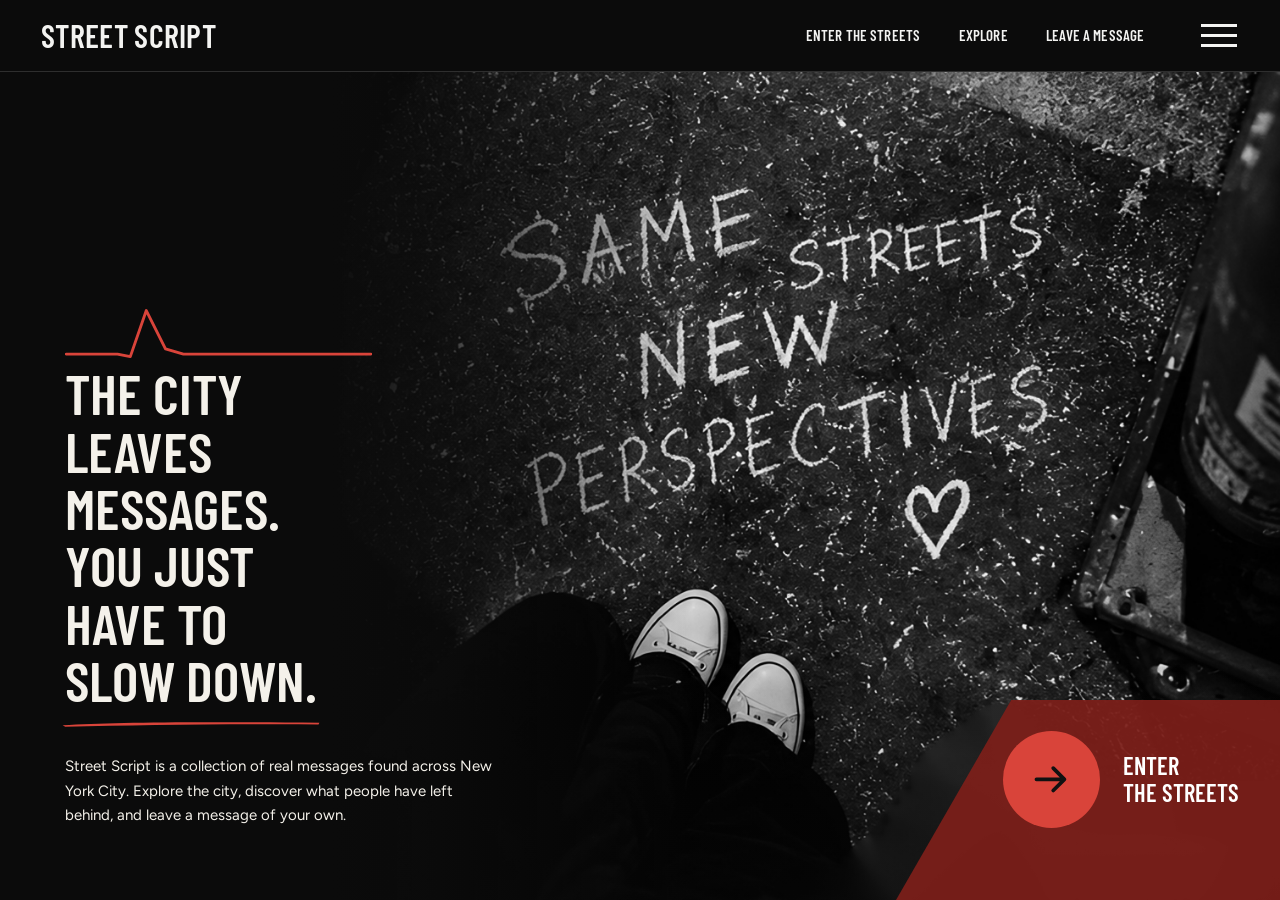
<file: index.html>
<!doctype html>
<html lang="en">
<head>
  <meta charset="utf-8">
  <meta name="viewport" content="width=device-width, initial-scale=1">
  <title>Street Script</title>
  <meta name="description" content="Real chalk messages found across New York City.">
  <link rel="preconnect" href="https://fonts.googleapis.com">
  <link rel="preconnect" href="https://fonts.gstatic.com" crossorigin>
  <link href="https://fonts.googleapis.com/css2?family=Architects+Daughter&family=Patrick+Hand&family=Barlow+Condensed:wght@500;600;700;800&family=Figtree:wght@400;500;600&display=swap" rel="stylesheet">
  <link rel="stylesheet" href="css/style.css">
</head>
<body class="home">

  <!-- ===== HEADER (same on every page; change aria-current to mark the active link) ===== -->
  <header class="site-header">
    <a href="index.html" class="logo">Street Script</a>
    <nav class="main-nav" aria-label="Main">
      <a href="map.html">Enter the streets</a>
      <a href="explore.html">Explore</a>
      <a href="leave.html">Leave a message</a>
    </nav>
    <button class="menu-toggle" aria-label="Menu" aria-expanded="false" aria-controls="menu"><span></span><span></span><span></span></button>
  </header>
  <div class="menu-overlay" id="menu">
    <nav aria-label="Menu">
            <a href="map.html">Enter the streets <small>01</small></a>
      <a href="explore.html">Explore <small>02</small></a>
      <a href="leave.html">Leave a message <small>03</small></a>
      <a href="about.html">About <small>04</small></a>
    </nav>
    <div class="menu-about">
      <h2>The city leaves messages.</h2>
      <p>Street Script is a collection of real chalk messages found across New York City, and what they meant to the people who walked past them.</p>
      <a class="text-link" href="about.html">Read about the project</a>
    </div>
  </div>

  <main>
    <section class="hero">
      <div class="hero-photo" role="img" aria-label="The Brooklyn Bridge and the Lower Manhattan skyline at night"></div>
      <div class="hero-content">
        <div class="hero-copy">
          <!-- the red heartbeat line -->
          <svg class="hero-pulse" viewBox="0 0 480 80" fill="none" aria-hidden="true">
            <path d="M2 72 L82 72 L102 76 L127 4 L157 64 L185 72 L478 72" stroke="currentColor" stroke-width="4.5" stroke-linecap="round" stroke-linejoin="round"/>
          </svg>
          <h1>The city<br>leaves<br>messages.<br>You just<br>have to<br><span class="brush">slow down.</span></h1>
          <p class="lede">Street Script is a collection of real messages found across New York City. Explore the city, discover what people have left behind, and leave a message of your own.</p>
        </div>
        <a class="hero-enter" href="map.html">
          <span class="round" id="enter-arrow"></span>
          <span>Enter<br>the streets</span>
        </a>
      </div>
    </section>
  </main>


  <script src="js/data.js"></script>
  <script src="js/data-more.js"></script>
  <script src="js/common.js"></script>
  <script>
    // put the arrow icon into each round button
    document.querySelectorAll("#enter-arrow").forEach(el => el.innerHTML = ARROW);
  </script>
</body>
</html>
</file>
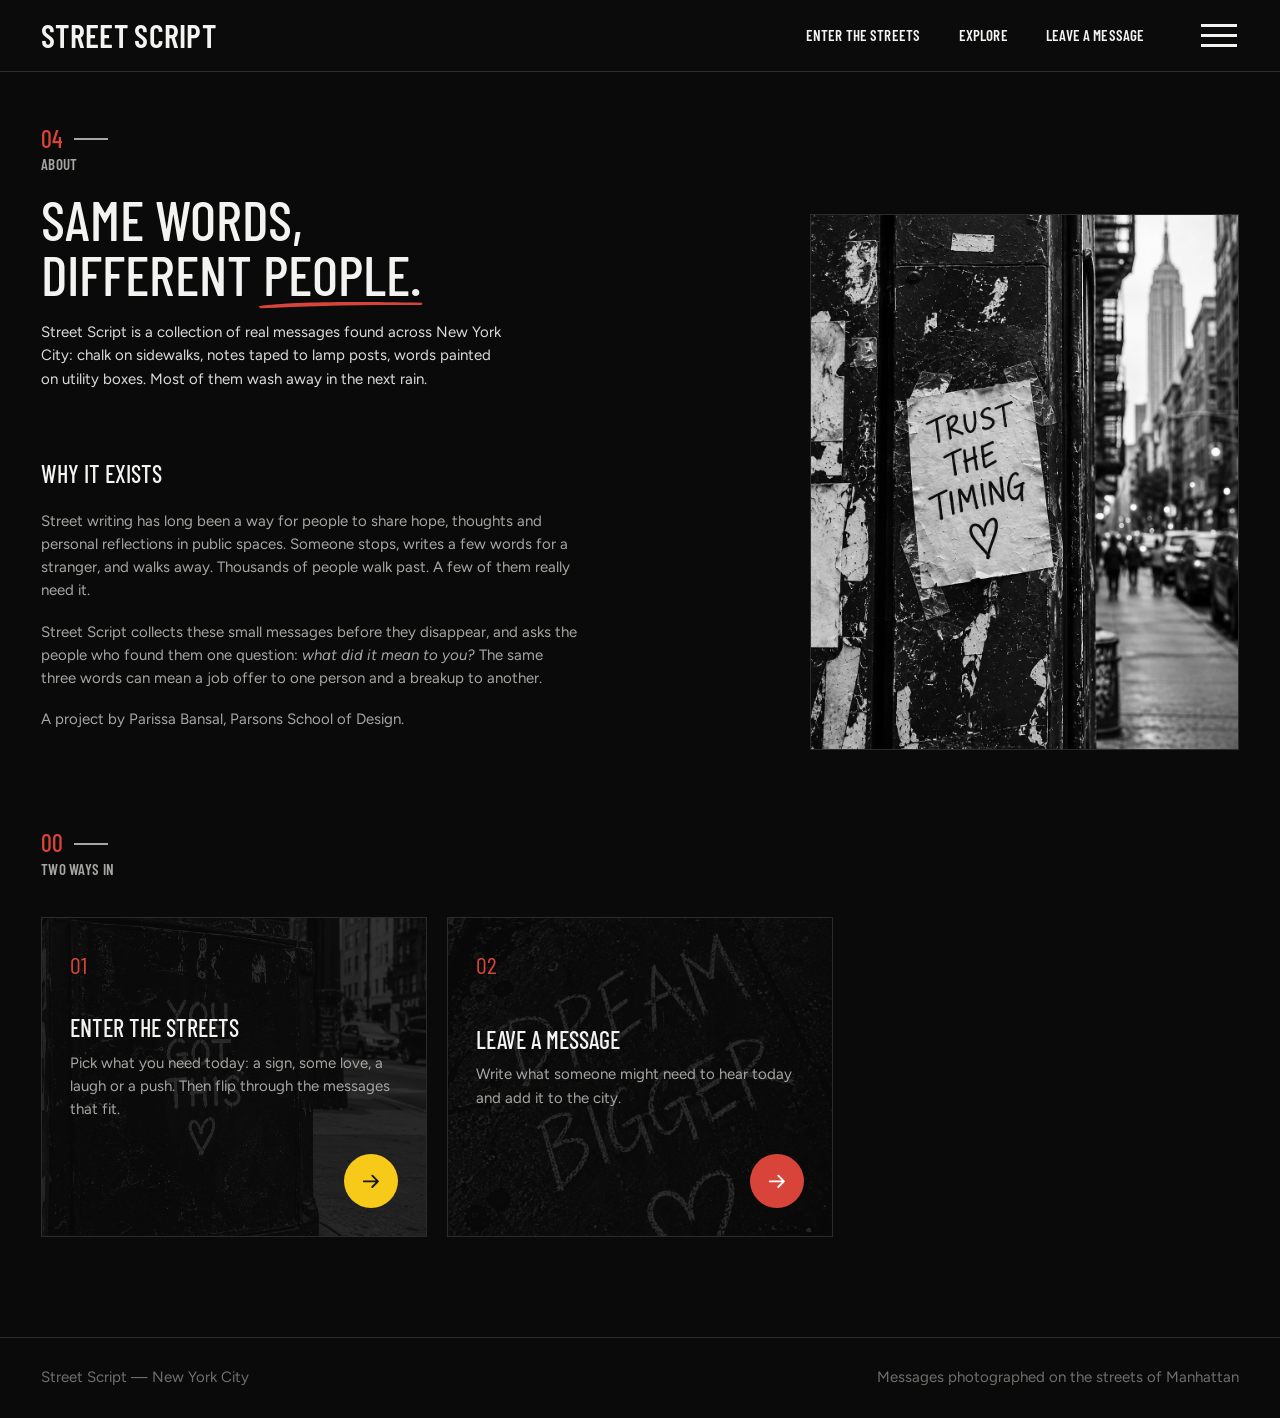
<file: about.html>
<!doctype html>
<html lang="en">
<head>
  <meta charset="utf-8">
  <meta name="viewport" content="width=device-width, initial-scale=1">
  <title>About — Street Script</title>
  <meta name="description" content="Real chalk messages found across New York City.">
  <link rel="preconnect" href="https://fonts.googleapis.com">
  <link rel="preconnect" href="https://fonts.gstatic.com" crossorigin>
  <link href="https://fonts.googleapis.com/css2?family=Architects+Daughter&family=Patrick+Hand&family=Barlow+Condensed:wght@500;600;700;800&family=Figtree:wght@400;500;600&display=swap" rel="stylesheet">
  <link rel="stylesheet" href="css/style.css">
</head>
<body>
  <!-- ===== HEADER (same on every page; change aria-current to mark the active link) ===== -->
  <header class="site-header">
    <a href="index.html" class="logo">Street Script</a>
    <nav class="main-nav" aria-label="Main">
      <a href="map.html">Enter the streets</a>
      <a href="explore.html">Explore</a>
      <a href="leave.html">Leave a message</a>
    </nav>
    <button class="menu-toggle" aria-label="Menu" aria-expanded="false" aria-controls="menu"><span></span><span></span><span></span></button>
  </header>
  <div class="menu-overlay" id="menu">
    <nav aria-label="Menu">
            <a href="map.html">Enter the streets <small>01</small></a>
      <a href="explore.html">Explore <small>02</small></a>
      <a href="leave.html">Leave a message <small>03</small></a>
      <a href="about.html" aria-current="page">About <small>04</small></a>
    </nav>
    <div class="menu-about">
      <h2>The city leaves messages.</h2>
      <p>Street Script is a collection of real chalk messages found across New York City, and what they meant to the people who walked past them.</p>
      <a class="text-link" href="about.html">Read about the project</a>
    </div>
  </div>


  <main class="wrap about-page">
    <div class="about-top">
      <div class="about-left">
    <section class="about-hero">
      <div class="eyebrow"><span class="num">04</span>About</div>
      <h1 class="display" style="margin-top:18px">Same words,<br>different <span class="brush">people.</span></h1>
      <p class="lede">Street Script is a collection of real messages found across New York City: chalk on sidewalks, notes taped to lamp posts, words painted on utility boxes. Most of them wash away in the next rain.</p>
    </section>

    <section class="about-band">
      <div>
        <h2>Why it exists</h2>
        <p>Street writing has long been a way for people to share hope, thoughts and personal reflections in public spaces. Someone stops, writes a few words for a stranger, and walks away. Thousands of people walk past. A few of them really need it.</p>
        <p>Street Script collects these small messages before they disappear, and asks the people who found them one question: <em>what did it mean to you?</em> The same three words can mean a job offer to one person and a breakup to another.</p>
        <p class="muted">A project by Parissa Bansal, Parsons School of Design.</p>
      </div>
    </section>
      </div>
      <img class="about-photo" src="images/messages/trust-the-timing-poster.jpg" alt="A handwritten note reading 'Trust the timing' taped to a lamp post, with the Empire State Building in the distance">
    </div>

    <section class="ways">
      <div class="ways-head">
        <div class="eyebrow"><span class="num">00</span>Two ways in</div>
      </div>
      <div class="ways-grid">
        <a class="way" href="map.html">
          <img class="way-bg" src="images/messages/you-got-this-box.jpg" alt="">
          <span class="num">01</span>
          <div><h3>Enter the streets</h3><p>Pick what you need today: a sign, some love, a laugh or a push. Then flip through the messages that fit.</p></div>
          <span class="round yellow arrow-slot"></span>
        </a>
        <a class="way" href="leave.html">
          <img class="way-bg" src="images/messages/dream-bigger.jpg" alt="">
          <span class="num">02</span>
          <div><h3>Leave a message</h3><p>Write what someone might need to hear today and add it to the city.</p></div>
          <span class="round arrow-slot"></span>
        </a>
      </div>
    </section>
  </main>

  <footer class="site-footer">
    <span>Street Script — New York City</span>
    <span>Messages photographed on the streets of Manhattan</span>
  </footer>

  <script src="js/data.js"></script>
  <script src="js/data-more.js"></script>
  <script src="js/common.js"></script>
  <script>document.querySelectorAll(".arrow-slot").forEach(el => el.innerHTML = ARROW);</script>
</body>
</html>
</file>
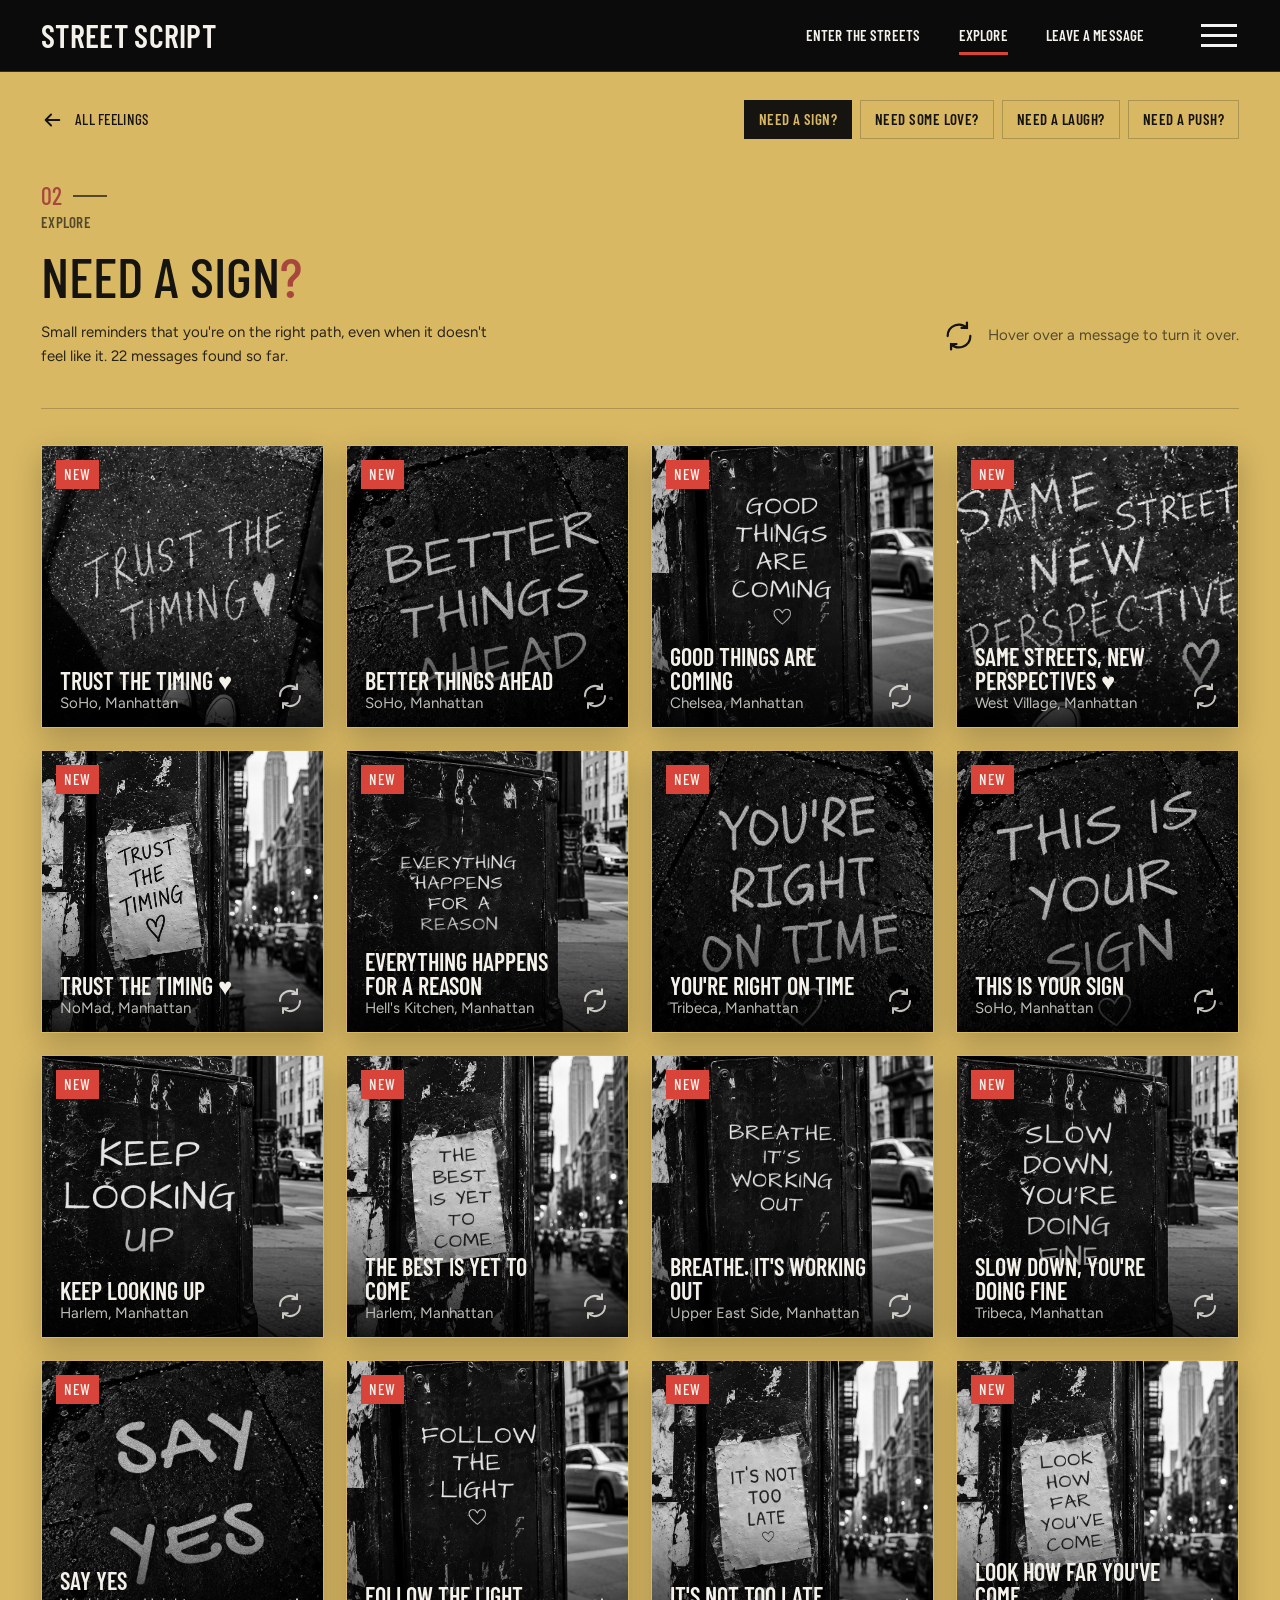
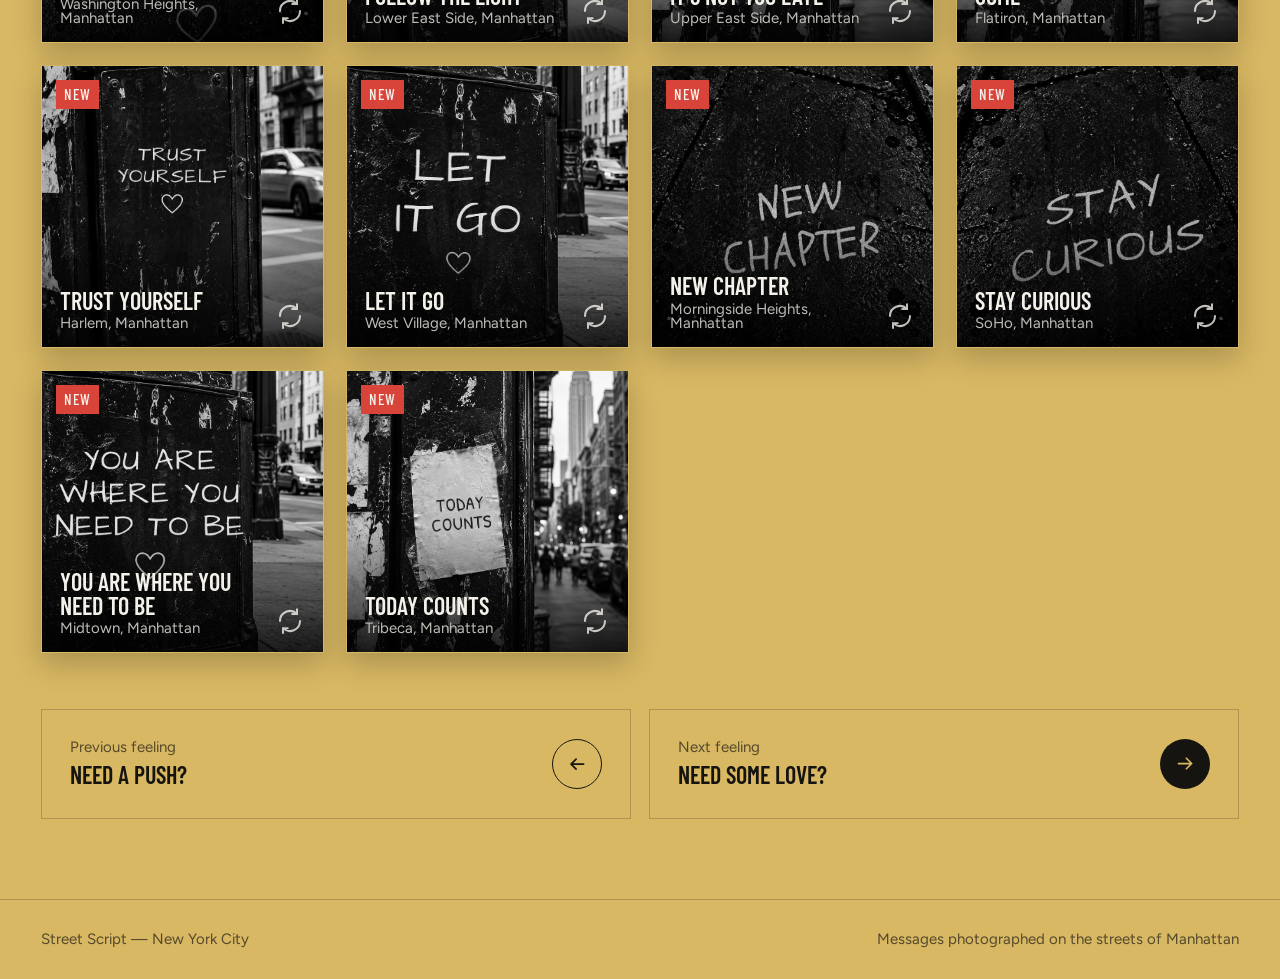
<file: category.html>
<!doctype html>
<html lang="en">
<head>
  <meta charset="utf-8">
  <meta name="viewport" content="width=device-width, initial-scale=1">
  <title>Messages — Street Script</title>
  <meta name="description" content="Real chalk messages found across New York City.">
  <link rel="preconnect" href="https://fonts.googleapis.com">
  <link rel="preconnect" href="https://fonts.gstatic.com" crossorigin>
  <link href="https://fonts.googleapis.com/css2?family=Architects+Daughter&family=Patrick+Hand&family=Barlow+Condensed:wght@500;600;700;800&family=Figtree:wght@400;500;600&display=swap" rel="stylesheet">
  <link rel="stylesheet" href="css/style.css">
</head>
<body>
  <!-- ===== HEADER (same on every page; change aria-current to mark the active link) ===== -->
  <header class="site-header">
    <a href="index.html" class="logo">Street Script</a>
    <nav class="main-nav" aria-label="Main">
      <a href="map.html">Enter the streets</a>
      <a href="explore.html" aria-current="page">Explore</a>
      <a href="leave.html">Leave a message</a>
    </nav>
    <button class="menu-toggle" aria-label="Menu" aria-expanded="false" aria-controls="menu"><span></span><span></span><span></span></button>
  </header>
  <div class="menu-overlay" id="menu">
    <nav aria-label="Menu">
            <a href="map.html">Enter the streets <small>01</small></a>
      <a href="explore.html">Explore <small>02</small></a>
      <a href="leave.html">Leave a message <small>03</small></a>
      <a href="about.html">About <small>04</small></a>
    </nav>
    <div class="menu-about">
      <h2>The city leaves messages.</h2>
      <p>Street Script is a collection of real chalk messages found across New York City, and what they meant to the people who walked past them.</p>
      <a class="text-link" href="about.html">Read about the project</a>
    </div>
  </div>


  <main class="wrap">
    <div class="cat-top">
      <a class="back-link" href="explore.html" id="back"></a>
      <nav class="cat-tabs" id="tabs" aria-label="Feelings"></nav>
    </div>

    <header class="cat-head">
      <div>
        <div class="eyebrow"><span class="num">02</span><span id="cat-eyebrow">Explore</span></div>
        <h1 class="display" id="cat-title" style="margin-top:18px"></h1>
        <p class="lede" id="cat-blurb"></p>
      </div>
      <p class="cat-hint">
        <svg viewBox="0 0 24 24" aria-hidden="true"><path d="M4 12a8 8 0 0 1 13.6-5.7M20 12a8 8 0 0 1-13.6 5.7M17.6 2.5v3.8h-3.8M6.4 21.5v-3.8h3.8" fill="none" stroke="currentColor" stroke-width="1.6" stroke-linecap="round"/></svg>
        <span id="hint-text">Hover over a message to turn it over.</span>
      </p>
    </header>

    <!-- Flip cards are built by js/category.js -->
    <div class="card-grid stagger" id="grid"></div>

    <nav class="cat-next" id="cat-next" aria-label="Other feelings"></nav>
  </main>

  <footer class="site-footer">
    <span>Street Script — New York City</span>
    <span>Messages photographed on the streets of Manhattan</span>
  </footer>
  <script src="js/data.js"></script>
  <script src="js/data-more.js"></script>
  <script src="js/common.js"></script>
  <script src="js/category.js"></script>
</body>
</html>
</file>
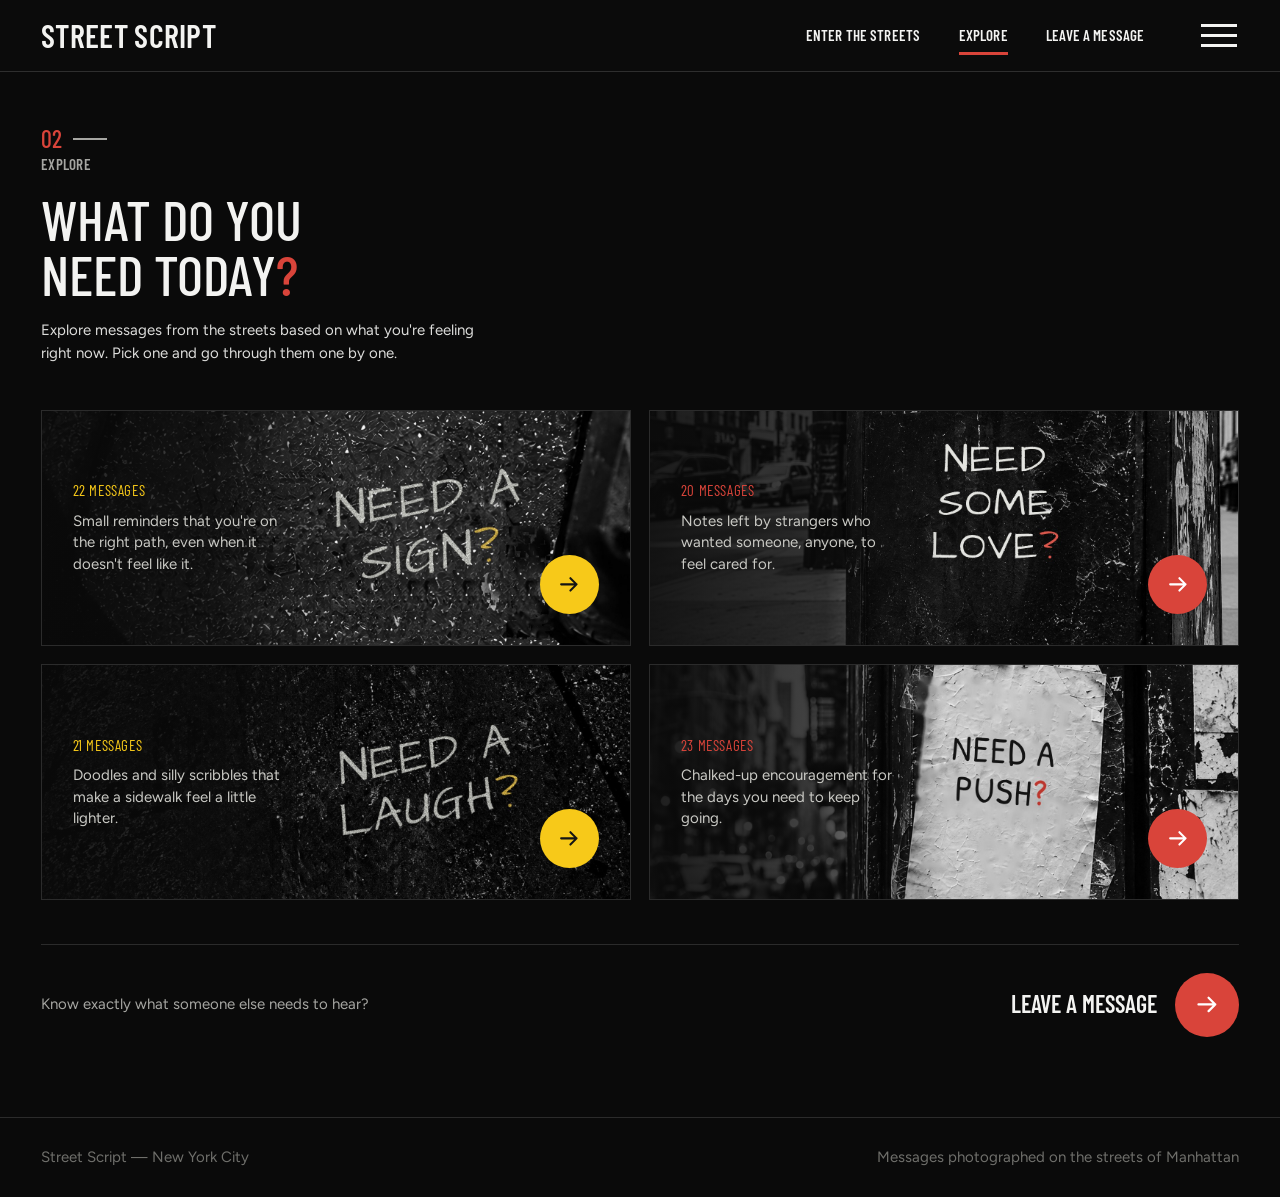
<file: explore.html>
<!doctype html>
<html lang="en">
<head>
  <meta charset="utf-8">
  <meta name="viewport" content="width=device-width, initial-scale=1">
  <title>Explore — Street Script</title>
  <meta name="description" content="Real chalk messages found across New York City.">
  <link rel="preconnect" href="https://fonts.googleapis.com">
  <link rel="preconnect" href="https://fonts.gstatic.com" crossorigin>
  <link href="https://fonts.googleapis.com/css2?family=Architects+Daughter&family=Patrick+Hand&family=Barlow+Condensed:wght@500;600;700;800&family=Figtree:wght@400;500;600&display=swap" rel="stylesheet">
  <link rel="stylesheet" href="css/style.css">
</head>
<body>
  <!-- ===== HEADER (same on every page; change aria-current to mark the active link) ===== -->
  <header class="site-header">
    <a href="index.html" class="logo">Street Script</a>
    <nav class="main-nav" aria-label="Main">
      <a href="map.html">Enter the streets</a>
      <a href="explore.html" aria-current="page">Explore</a>
      <a href="leave.html">Leave a message</a>
    </nav>
    <button class="menu-toggle" aria-label="Menu" aria-expanded="false" aria-controls="menu"><span></span><span></span><span></span></button>
  </header>
  <div class="menu-overlay" id="menu">
    <nav aria-label="Menu">
            <a href="map.html">Enter the streets <small>01</small></a>
      <a href="explore.html">Explore <small>02</small></a>
      <a href="leave.html">Leave a message <small>03</small></a>
      <a href="about.html">About <small>04</small></a>
    </nav>
    <div class="menu-about">
      <h2>The city leaves messages.</h2>
      <p>Street Script is a collection of real chalk messages found across New York City, and what they meant to the people who walked past them.</p>
      <a class="text-link" href="about.html">Read about the project</a>
    </div>
  </div>


  <main class="explore wrap">
    <div class="explore-head">
      <div>
        <div class="eyebrow"><span class="num">02</span>Explore</div>
        <h1 class="display" style="margin-top:18px">What do you<br>need today<span class="q">?</span></h1>
        <p class="lede">Explore messages from the streets based on what you're feeling right now. Pick one and go through them one by one.</p>
      </div>
    </div>

    <!-- The four buttons are built from CATEGORIES in js/data.js -->
    <div class="feelings stagger" id="feelings"></div>

    <div class="explore-alt">
      <p>Know exactly what someone else needs to hear?</p>
      <a class="cta" href="leave.html"><span>Leave a message</span><span class="round" id="leave-arrow"></span></a>
    </div>
  </main>

  <footer class="site-footer">
    <span>Street Script — New York City</span>
    <span>Messages photographed on the streets of Manhattan</span>
  </footer>
  <script src="js/data.js"></script>
  <script src="js/data-more.js"></script>
  <script src="js/common.js"></script>
  <script>
    // Each category title is written on a real street photo (images/covers/)
    document.getElementById("feelings").innerHTML = Object.values(CATEGORIES).map(c => {
      const count = messagesIn(c.id).length;
      return `
        <a class="feeling" href="category.html?c=${c.id}">
          <img class="feeling-photo" src="images/covers/${c.id}.jpg" alt="'${c.label}' written on a New York street">
          <h2 class="sr-only">${c.label}</h2>
          <div class="feeling-info">
            <div>
              <span class="count accent-${c.accent}">${count} message${count === 1 ? "" : "s"}</span>
              <p>${c.blurb}</p>
            </div>
            <span class="round ${c.accent === "yellow" ? "yellow" : ""}">${ARROW}</span>
          </div>
        </a>`;
    }).join("");

    document.getElementById("leave-arrow").innerHTML = ARROW;
  </script>
</body>
</html>
</file>
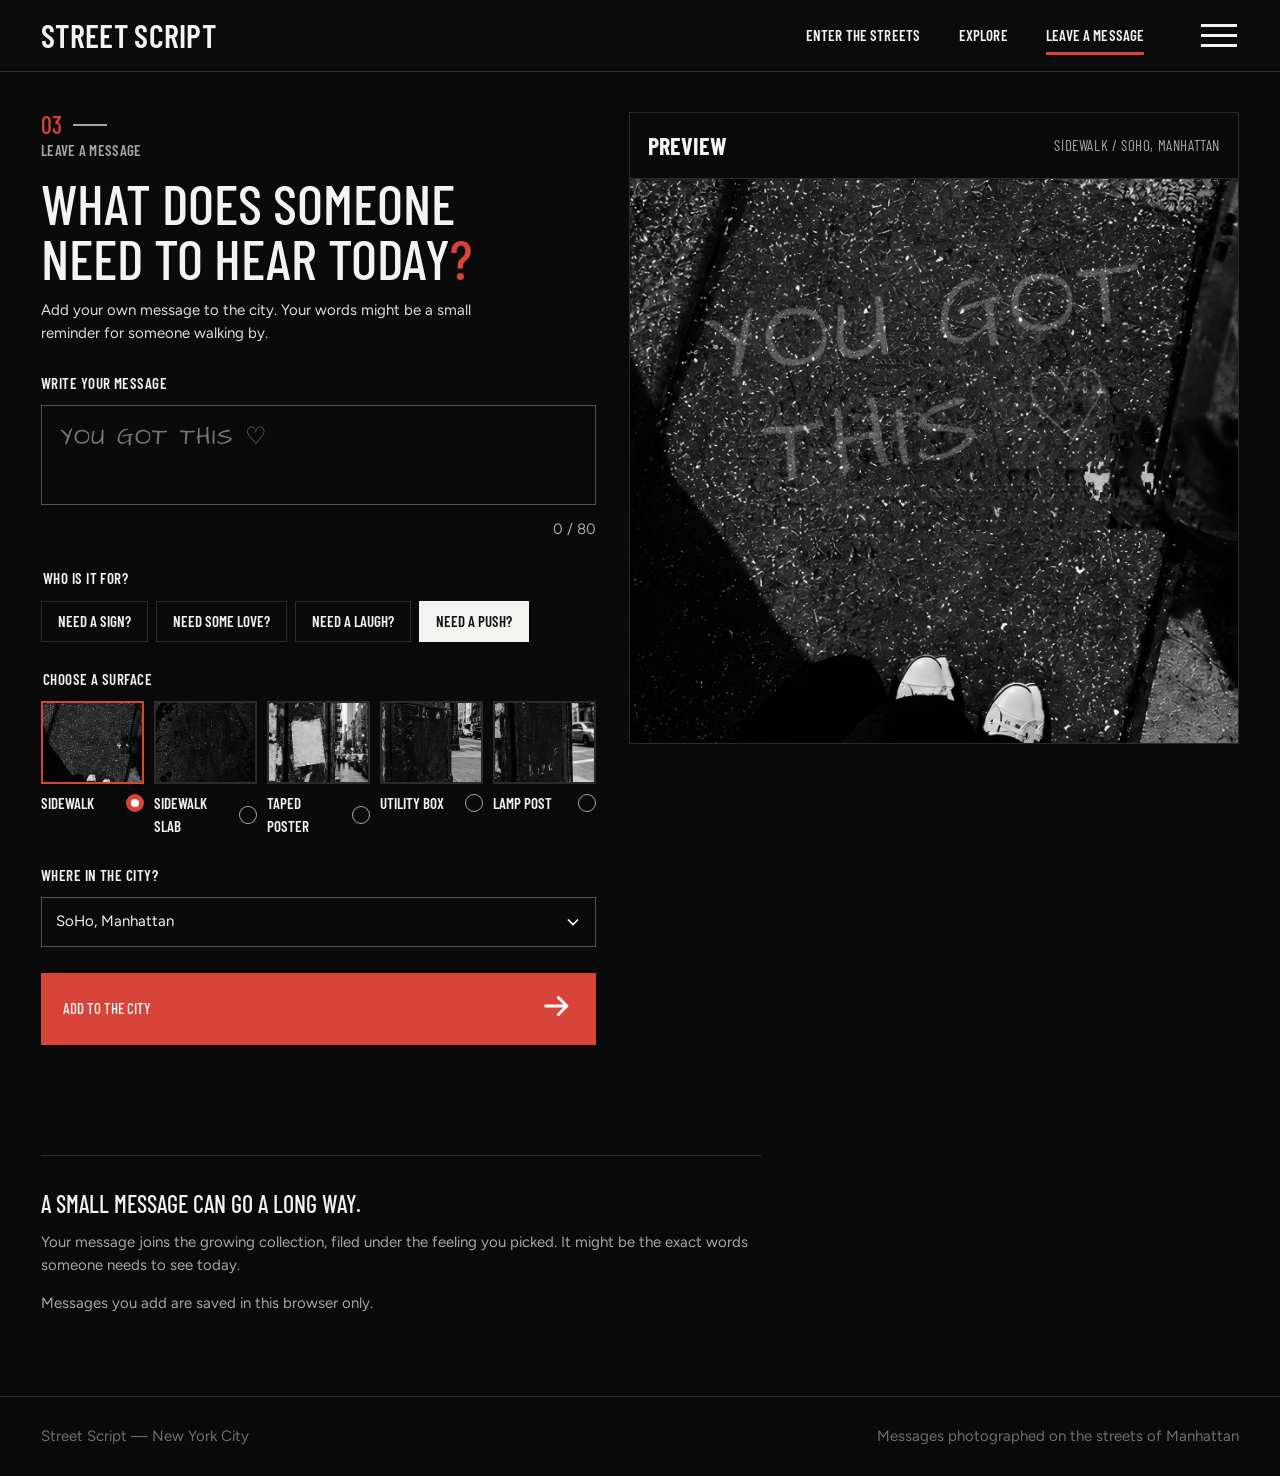
<file: leave.html>
<!doctype html>
<html lang="en">
<head>
  <meta charset="utf-8">
  <meta name="viewport" content="width=device-width, initial-scale=1">
  <title>Leave a Message — Street Script</title>
  <meta name="description" content="Real chalk messages found across New York City.">
  <link rel="preconnect" href="https://fonts.googleapis.com">
  <link rel="preconnect" href="https://fonts.gstatic.com" crossorigin>
  <link href="https://fonts.googleapis.com/css2?family=Architects+Daughter&family=Patrick+Hand&family=Barlow+Condensed:wght@500;600;700;800&family=Figtree:wght@400;500;600&display=swap" rel="stylesheet">
  <link rel="stylesheet" href="css/style.css">
</head>
<body>
  <!-- ===== HEADER (same on every page; change aria-current to mark the active link) ===== -->
  <header class="site-header">
    <a href="index.html" class="logo">Street Script</a>
    <nav class="main-nav" aria-label="Main">
      <a href="map.html">Enter the streets</a>
      <a href="explore.html">Explore</a>
      <a href="leave.html" aria-current="page">Leave a message</a>
    </nav>
    <button class="menu-toggle" aria-label="Menu" aria-expanded="false" aria-controls="menu"><span></span><span></span><span></span></button>
  </header>
  <div class="menu-overlay" id="menu">
    <nav aria-label="Menu">
            <a href="map.html">Enter the streets <small>01</small></a>
      <a href="explore.html">Explore <small>02</small></a>
      <a href="leave.html">Leave a message <small>03</small></a>
      <a href="about.html">About <small>04</small></a>
    </nav>
    <div class="menu-about">
      <h2>The city leaves messages.</h2>
      <p>Street Script is a collection of real chalk messages found across New York City, and what they meant to the people who walked past them.</p>
      <a class="text-link" href="about.html">Read about the project</a>
    </div>
  </div>


  <main class="wrap">
    <div class="leave">
      <!-- LEFT: the form -->
      <form class="leave-form" id="leave-form" novalidate>
        <div>
          <div class="eyebrow"><span class="num">03</span>Leave a message</div>
          <h1 class="display" style="margin-top:16px">What does someone<br>need to hear today<span class="q">?</span></h1>
          <p class="lede">Add your own message to the city. Your words might be a small reminder for someone walking by.</p>
        </div>

        <div>
          <label class="form-label" for="text">Write your message</label>
          <textarea id="text" maxlength="80" placeholder="You got this ♡"></textarea>
          <div class="char-count"><span id="count">0</span> / 80</div>
        </div>

        <fieldset style="border:0;padding:0;margin:0">
          <legend class="form-label">Who is it for?</legend>
          <div class="feel-row" id="feel-row"></div>
        </fieldset>

        <fieldset style="border:0;padding:0;margin:0">
          <legend class="form-label">Choose a surface</legend>
          <div class="choice-row" id="surface-row"></div>
        </fieldset>

        <div>
          <label class="form-label" for="hood">Where in the city?</label>
          <select class="select" id="hood"></select>
        </div>

        <button class="submit-bar" type="submit">Add to the city <span id="submit-arrow"></span></button>
        <p class="form-error" id="error" aria-live="polite"></p>
      </form>

      <!-- MIDDLE: live preview -->
      <section class="preview" aria-label="Preview">
        <div class="preview-head">
          <strong>Preview</strong>
          <small id="preview-where"></small>
        </div>
        <div class="preview-canvas" id="preview"></div>
      </section>

    </div>

    <section class="leave-note">
      <h2>A small message can go a long way.</h2>
      <p>Your message joins the growing collection, filed under the feeling you picked. It might be the exact words someone needs to see today.</p>
      <p class="muted" style="font-size:14px">Messages you add are saved in this browser only.</p>
    </section>
  </main>

  <!-- shown after "Add to the city" -->
  <div class="success" id="success" hidden role="dialog" aria-modal="true" aria-labelledby="success-title">
    <div class="success-card">
      <div class="preview-canvas" id="success-preview"></div>
      <div class="success-body">
        <h2 id="success-title">It's on the streets<span class="accent-red">.</span></h2>
        <p id="success-text"></p>
        <div class="success-actions">
          <a class="pill solid" id="see-cat" href="explore.html">See it with the others</a>
          <button class="pill" id="write-another" type="button">Write another</button>
        </div>
      </div>
    </div>
  </div>

  <footer class="site-footer">
    <span>Street Script — New York City</span>
    <span>Messages photographed on the streets of Manhattan</span>
  </footer>
  <script src="js/data.js"></script>
  <script src="js/data-more.js"></script>
  <script src="js/common.js"></script>
  <script src="js/leave.js"></script>
</body>
</html>
</file>
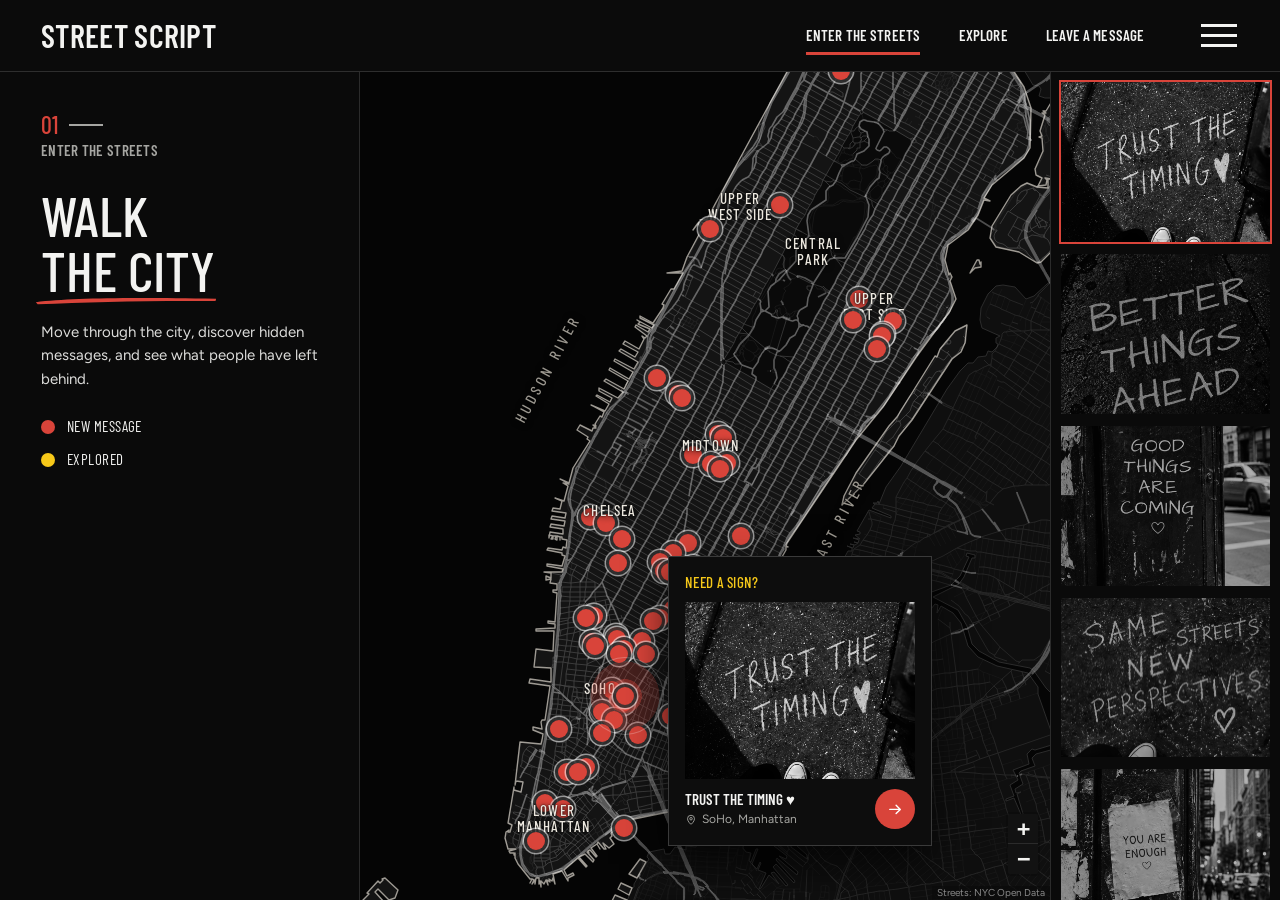
<file: map.html>
<!doctype html>
<html lang="en">
<head>
  <meta charset="utf-8">
  <meta name="viewport" content="width=device-width, initial-scale=1">
  <title>Walk the City — Street Script</title>
  <meta name="description" content="Real chalk messages found across New York City.">
  <link rel="preconnect" href="https://fonts.googleapis.com">
  <link rel="preconnect" href="https://fonts.gstatic.com" crossorigin>
  <link href="https://fonts.googleapis.com/css2?family=Architects+Daughter&family=Patrick+Hand&family=Barlow+Condensed:wght@500;600;700;800&family=Figtree:wght@400;500;600&display=swap" rel="stylesheet">
  <link rel="stylesheet" href="css/vendor/leaflet.css">
  <link rel="stylesheet" href="css/style.css">
</head>
<body class="walk-page">
  <!-- ===== HEADER (same on every page; change aria-current to mark the active link) ===== -->
  <header class="site-header">
    <a href="index.html" class="logo">Street Script</a>
    <nav class="main-nav" aria-label="Main">
      <a href="map.html" aria-current="page">Enter the streets</a>
      <a href="explore.html">Explore</a>
      <a href="leave.html">Leave a message</a>
    </nav>
    <button class="menu-toggle" aria-label="Menu" aria-expanded="false" aria-controls="menu"><span></span><span></span><span></span></button>
  </header>
  <div class="menu-overlay" id="menu">
    <nav aria-label="Menu">
            <a href="map.html">Enter the streets <small>01</small></a>
      <a href="explore.html">Explore <small>02</small></a>
      <a href="leave.html">Leave a message <small>03</small></a>
      <a href="about.html">About <small>04</small></a>
    </nav>
    <div class="menu-about">
      <h2>The city leaves messages.</h2>
      <p>Street Script is a collection of real chalk messages found across New York City, and what they meant to the people who walked past them.</p>
      <a class="text-link" href="about.html">Read about the project</a>
    </div>
  </div>


  <main class="walk">
    <!-- LEFT: title, legend -->
    <section class="walk-left">
      <div class="eyebrow"><span class="num">01</span>Enter the streets</div>
      <h1 class="display">Walk<br><span class="brush">the city</span></h1>
      <p class="lede">Move through the city, discover hidden messages, and see what people have left behind.</p>
      <div class="walk-legend">
        <span><i class="dot red"></i>New message</span>
        <span><i class="dot yellow"></i>Explored</span>
      </div>
    </section>

    <!-- MIDDLE: the map -->
    <section class="walk-map" id="map" aria-label="Map of Manhattan with street messages"></section>

    <!-- RIGHT: strip of messages -->
    <aside class="walk-strip" id="strip" aria-label="All messages"></aside>
  </main>

  <script src="js/data.js"></script>
  <script src="js/data-more.js"></script>
  <script src="js/common.js"></script>
  <script src="js/vendor/leaflet.js"></script>
  <script src="js/nyc-map.js"></script>
  <script src="js/nyc-streets.js"></script>
  <script src="js/walk.js"></script>
</body>
</html>
</file>
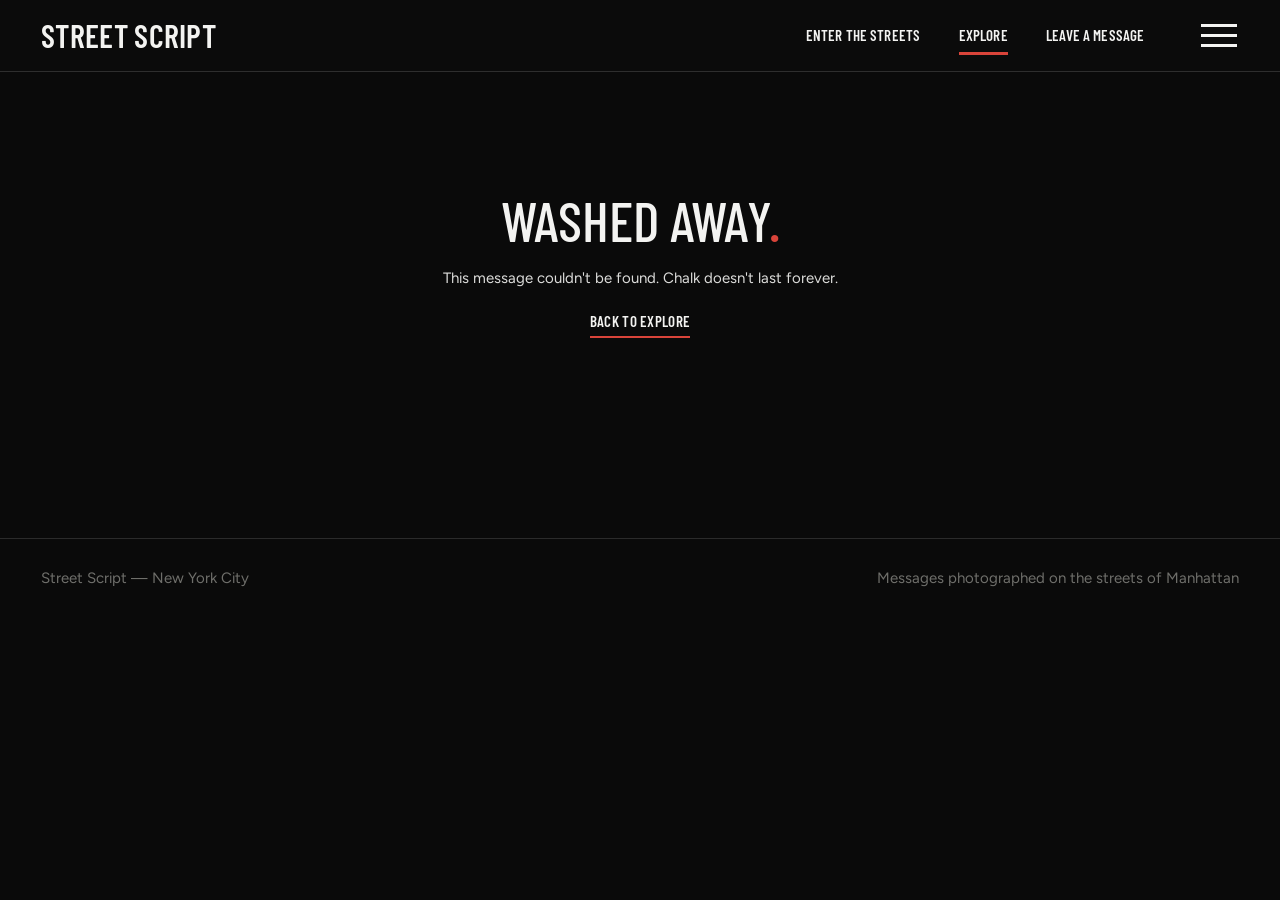
<file: message.html>
<!doctype html>
<html lang="en">
<head>
  <meta charset="utf-8">
  <meta name="viewport" content="width=device-width, initial-scale=1">
  <title>Message — Street Script</title>
  <meta name="description" content="Real chalk messages found across New York City.">
  <link rel="preconnect" href="https://fonts.googleapis.com">
  <link rel="preconnect" href="https://fonts.gstatic.com" crossorigin>
  <link href="https://fonts.googleapis.com/css2?family=Architects+Daughter&family=Patrick+Hand&family=Barlow+Condensed:wght@500;600;700;800&family=Figtree:wght@400;500;600&display=swap" rel="stylesheet">
  <link rel="stylesheet" href="css/style.css">
</head>
<body>
  <!-- ===== HEADER (same on every page; change aria-current to mark the active link) ===== -->
  <header class="site-header">
    <a href="index.html" class="logo">Street Script</a>
    <nav class="main-nav" aria-label="Main">
      <a href="map.html">Enter the streets</a>
      <a href="explore.html" aria-current="page">Explore</a>
      <a href="leave.html">Leave a message</a>
    </nav>
    <button class="menu-toggle" aria-label="Menu" aria-expanded="false" aria-controls="menu"><span></span><span></span><span></span></button>
  </header>
  <div class="menu-overlay" id="menu">
    <nav aria-label="Menu">
            <a href="map.html">Enter the streets <small>01</small></a>
      <a href="explore.html">Explore <small>02</small></a>
      <a href="leave.html">Leave a message <small>03</small></a>
      <a href="about.html">About <small>04</small></a>
    </nav>
    <div class="menu-about">
      <h2>The city leaves messages.</h2>
      <p>Street Script is a collection of real chalk messages found across New York City, and what they meant to the people who walked past them.</p>
      <a class="text-link" href="about.html">Read about the project</a>
    </div>
  </div>


  <!-- Everything inside #message is filled in by js/message.js -->
  <main class="wrap" id="message"></main>

  <footer class="site-footer">
    <span>Street Script — New York City</span>
    <span>Messages photographed on the streets of Manhattan</span>
  </footer>
  <script src="js/data.js"></script>
  <script src="js/data-more.js"></script>
  <script src="js/common.js"></script>
  <script src="js/message.js"></script>
</body>
</html>
</file>
<file: css/style.css>
/* =========================================================
   STREET SCRIPT — STYLES
   1. Tokens & base        6. Category grid + flip cards
   2. Header & menu        7. Message page
   3. Shared pieces        8. Enter the streets (map)
   4. Home                 9. Leave a message
   5. Explore             10. Responsive
   ========================================================= */

/* ---------- 1. TOKENS & BASE ---------- */
:root {
  --bg: #0a0a0a;
  --panel: #121212;
  --panel-2: #181818;
  --line: #2b2b2b;
  --line-soft: #1f1f1f;
  --text: #f3f3f1;
  --muted: #a6a6a2;
  --dim: #6f6f6b;
  --red: #d9443a;
  --red-deep: #8f1512;
  --yellow: #f7c919;
  --cream: #f1ece2;
  --ink: #141414;

  --display: "Barlow Condensed", "Arial Narrow", sans-serif;
  --body: "Figtree", system-ui, sans-serif;
  --chalk: "Architects Daughter", "Comic Sans MS", cursive;

  --header-h: 72px;
  --gutter: clamp(16px, 3.2vw, 48px);
  --ease: cubic-bezier(.2, .7, .2, 1);
}

*, *::before, *::after { box-sizing: border-box; }
html { -webkit-text-size-adjust: 100%; }
body {
  margin: 0;
  background: var(--bg);
  color: var(--text);
  font-family: var(--body);
  font-size: 16px;
  line-height: 1.55;
  -webkit-font-smoothing: antialiased;
  overflow-x: hidden;
}
img { display: block; max-width: 100%; }
a { color: inherit; text-decoration: none; }
button { font: inherit; color: inherit; background: none; border: 0; cursor: pointer; padding: 0; }
:focus-visible { outline: 2px solid var(--yellow); outline-offset: 3px; }
.sr-only { position: absolute; width: 1px; height: 1px; overflow: hidden; clip: rect(0 0 0 0); white-space: nowrap; }

h1, h2, h3, h4 { font-family: var(--display); font-weight: 500; text-transform: uppercase; margin: 0; line-height: .98; letter-spacing: 0; }

/* ---------- 2. HEADER & MENU ---------- */
.site-header {
  position: sticky; top: 0; z-index: 50;
  height: var(--header-h);
  display: flex; align-items: center; justify-content: space-between; gap: 24px;
  padding: 0 var(--gutter);
  background: rgba(10, 10, 10, .92);
  backdrop-filter: blur(8px);
  border-bottom: 1px solid var(--line);
}
.logo { font-family: var(--display); font-weight: 500; font-size: 28px; letter-spacing: .01em; text-transform: uppercase; white-space: nowrap; }
.main-nav { display: flex; align-items: center; gap: clamp(20px, 3vw, 52px); margin-left: auto; margin-right: clamp(16px, 2.4vw, 36px); }
.main-nav a {
  position: relative;
  font-family: var(--display); font-weight: 600; font-size: 19px; text-transform: uppercase; letter-spacing: .02em;
  padding: 6px 0; color: var(--text); opacity: .86; transition: opacity .2s;
}
.main-nav a::after {
  content: ""; position: absolute; left: 0; right: 0; bottom: -2px; height: 3px;
  background: var(--red); transform: scaleX(0); transform-origin: left; transition: transform .35s var(--ease);
}
.main-nav a:hover { opacity: 1; }
.main-nav a:hover::after, .main-nav a[aria-current="page"]::after { transform: scaleX(1); }
.main-nav a[aria-current="page"] { opacity: 1; }

.menu-toggle { width: 40px; height: 40px; display: grid; place-content: center; gap: 7px; }
.menu-toggle span { display: block; width: 36px; height: 3px; background: var(--text); transition: transform .3s var(--ease), opacity .2s; }
.menu-toggle[aria-expanded="true"] span:nth-child(1) { transform: translateY(10px) rotate(45deg); }
.menu-toggle[aria-expanded="true"] span:nth-child(2) { opacity: 0; }
.menu-toggle[aria-expanded="true"] span:nth-child(3) { transform: translateY(-10px) rotate(-45deg); }

.menu-overlay {
  position: fixed; inset: var(--header-h) 0 0 0; z-index: 40;
  background: var(--bg);
  padding: clamp(24px, 5vw, 64px) var(--gutter);
  display: grid; grid-template-columns: 1.2fr 1fr; gap: 48px; align-content: start;
  opacity: 0; visibility: hidden; transform: translateY(-12px);
  transition: opacity .3s, transform .4s var(--ease), visibility .3s;
  overflow-y: auto;
}
.menu-overlay.is-open { opacity: 1; visibility: visible; transform: none; }
.menu-overlay nav { display: flex; flex-direction: column; }
.menu-overlay nav a {
  font-family: var(--display); font-weight: 600; text-transform: uppercase;
  font-size: clamp(36px, 5.2vw, 70px); line-height: 1; padding: 8px 0;
  border-bottom: 1px solid var(--line); display: flex; align-items: baseline; gap: 18px;
  transition: color .2s, padding-left .3s var(--ease);
}
.menu-overlay nav a small { font-family: var(--body); font-size: 15px; color: var(--red); font-weight: 500; }
.menu-overlay nav a:hover { color: var(--red); padding-left: 12px; }
.menu-about h2 { font-size: 26px; margin-bottom: 14px; }
.menu-about p { color: var(--muted); max-width: 42ch; }

/* ---------- 3. SHARED PIECES ---------- */
.wrap { padding: 0 var(--gutter); max-width: 1560px; margin: 0 auto; }

.eyebrow {
  display: flex; flex-direction: column; gap: 4px;
  font-family: var(--display); text-transform: uppercase; color: var(--muted);
  font-size: 22px; font-weight: 600; letter-spacing: .02em; line-height: 1.1;
}
.eyebrow .num { color: var(--red); font-weight: 500; display: flex; align-items: center; gap: 10px; font-size: 26px; }
.eyebrow .num::after { content: ""; width: 34px; height: 2px; background: var(--muted); }

.display { font-size: clamp(40px, 5vw, 76px); font-weight: 500; line-height: .98; }
.display .q { color: var(--red); }

/* red brush underline under a word */
.brush { position: relative; display: inline-block; z-index: 0; }
.brush::after {
  content: ""; position: absolute; z-index: -1; left: -4%; right: -2%; bottom: -.16em; height: .2em;
  background: url("data:image/svg+xml,%3Csvg xmlns='http://www.w3.org/2000/svg' viewBox='0 0 300 20' preserveAspectRatio='none'%3E%3Cpath d='M3 13 C 60 6, 140 4, 297 7 L 296 11 C 180 10, 90 13, 6 17 Z' fill='%23d9443a'/%3E%3C/svg%3E") no-repeat center / 100% 100%;
}

.label-accent { font-family: var(--display); font-weight: 500; text-transform: uppercase; font-size: 20px; letter-spacing: .02em; }
.accent-yellow { color: var(--yellow); }
.accent-red { color: var(--red); }

.lede { color: var(--text); opacity: .9; font-size: 17px; max-width: 46ch; }
.muted { color: var(--muted); }

/* round arrow button */
.round {
  --size: 64px;
  width: var(--size); height: var(--size); flex: none;
  border-radius: 50%; display: grid; place-items: center;
  background: var(--red); color: #fff;
  transition: transform .3s var(--ease), background .2s;
}
.round svg { width: 42%; height: 42%; }
.round.yellow { background: var(--yellow); color: var(--ink); }
.round.outline { background: transparent; border: 1.5px solid currentColor; }
.cta { display: inline-flex; align-items: center; gap: 18px; font-family: var(--display); font-weight: 600; text-transform: uppercase; font-size: 24px; line-height: .95; }
.cta:hover .round { transform: translateX(6px); }
.cta .red-text { color: var(--red); }

.text-link {
  font-family: var(--display); font-weight: 600; text-transform: uppercase; font-size: 18px; letter-spacing: .02em;
  display: inline-flex; align-items: center; gap: 10px; border-bottom: 2px solid var(--red); padding-bottom: 2px;
}
.text-link svg { width: 18px; height: 18px; }
.back-link { display: inline-flex; align-items: center; gap: 12px; font-family: var(--display); text-transform: uppercase; font-size: 19px; font-weight: 500; letter-spacing: .02em; }
.back-link svg { width: 22px; height: 22px; transform: scaleX(-1); }
.back-link:hover { color: var(--red); }

.meta { display: flex; flex-wrap: wrap; gap: 8px 26px; color: var(--text); }
.meta span { display: inline-flex; align-items: center; gap: 8px; }
.meta svg { width: 18px; height: 18px; opacity: .85; }

.tag { display: inline-block; border: 1px solid #555; border-radius: 99px; padding: 3px 14px; font-size: 14px; color: var(--text); }

.section-title { font-size: 24px; font-weight: 600; margin-bottom: 18px; }

/* visitor messages written on a real street photo */
.chalk-tile { position: relative; overflow: hidden; width: 100%; height: 100%; background: #111; }
.chalk-tile .stage { position: absolute; left: 50%; top: 50%; transform: translate(-50%, -50%); background-size: 100% 100%; }
.chalk-tile.port .stage { width: 100%; }
.chalk-tile.land .stage { height: 100%; }
.chalk-tile .zone { position: absolute; container-type: size; display: grid; place-items: center; text-align: center; }
.chalk-tile .zone span { font-family: var(--chalk); text-transform: uppercase; line-height: 1.12; letter-spacing: .04em; overflow-wrap: normal; transition: opacity .2s; }
.chalk-tile .zone.chalk span { color: rgba(244,244,238,.94); filter: url(#chalkf); }
.chalk-tile .zone.paint span { color: rgba(246,246,242,.96); filter: url(#paintf); }
.chalk-tile .zone.marker span { color: #151515; font-family: "Patrick Hand", var(--chalk); letter-spacing: .02em; }

/* hold-to-reveal button with filling ring */
.hold {
  --p: 0;
  position: relative; display: inline-flex; align-items: center; gap: 22px; text-align: left;
  user-select: none; -webkit-user-select: none; touch-action: none;
}
.hold .round { --size: 92px; position: relative; }
.hold .round::before {
  content: ""; position: absolute; inset: -9px; border-radius: 50%;
  background: conic-gradient(var(--red) calc(var(--p) * 360deg), rgba(255,255,255,.12) 0);
  -webkit-mask: radial-gradient(circle, transparent 61%, #000 62%);
          mask: radial-gradient(circle, transparent 61%, #000 62%);
}
.hold.is-holding .round { transform: scale(.94); }
.hold-label { font-family: var(--display); font-weight: 600; text-transform: uppercase; color: var(--red); font-size: 26px; line-height: 1; display: block; }
.hold-sub { color: var(--muted); font-size: 15px; display: block; margin-top: 8px; max-width: 30ch; }

.reveal {
  margin-top: 22px; padding: 22px 24px; background: var(--cream); color: var(--ink);
  position: relative; animation: rise .5s var(--ease);
}
.reveal[hidden] { display: none; }
.reveal::before { content: "“"; font-family: Georgia, serif; color: var(--red); font-size: 64px; line-height: .7; position: absolute; top: 18px; left: 18px; }
.reveal p { margin: 0 0 14px 34px; font-size: 18px; line-height: 1.45; }
.reveal footer { margin-left: 34px; display: flex; justify-content: space-between; gap: 12px; font-size: 14px; color: #555; }
.theme { display: inline-flex; align-items: center; gap: 10px; font-family: var(--display); font-weight: 600; text-transform: uppercase; font-size: 16px; color: inherit; }
.theme::before { content: ""; width: 26px; height: 7px; background: var(--yellow); }
.theme.red::before { background: var(--red); }
@keyframes rise { from { opacity: 0; transform: translateY(14px); } to { opacity: 1; transform: none; } }

/* reveal-on-scroll / page-load stagger */
.stagger > * { animation: rise .7s var(--ease) both; }
.stagger > *:nth-child(2) { animation-delay: .06s; }
.stagger > *:nth-child(3) { animation-delay: .12s; }
.stagger > *:nth-child(4) { animation-delay: .18s; }
.stagger > *:nth-child(5) { animation-delay: .24s; }
.stagger > *:nth-child(n+6) { animation-delay: .3s; }

.site-footer {
  border-top: 1px solid var(--line); margin-top: 80px; padding: 28px var(--gutter);
  display: flex; justify-content: space-between; flex-wrap: wrap; gap: 12px; color: var(--dim); font-size: 14px;
}

/* ---------- 4. HOME ---------- */
.hero {
  position: relative; min-height: calc(100svh - var(--header-h));
  display: grid; align-items: end; overflow: hidden;
  padding: 0 var(--gutter) clamp(32px, 6vh, 72px);
}
.hero-photo {
  position: absolute; inset: 0;
  background: url("../images/hero.jpg") 70% 100% / cover no-repeat;
  filter: brightness(1.35) contrast(1.05);
}
.hero-photo::after {
  content: ""; position: absolute; inset: 0;
  background: linear-gradient(90deg, rgba(10,10,10,.85) 0%, rgba(10,10,10,.35) 35%, rgba(10,10,10,0) 60%),
              linear-gradient(0deg, rgba(10,10,10,.7) 0%, rgba(10,10,10,0) 30%);
}
.hero-pulse { position: absolute; left: calc(var(--gutter) * -1); bottom: calc(100% + 8px); width: min(40vw, 560px); height: auto; }
.hero-pulse path { stroke-dasharray: 900; stroke-dashoffset: 900; animation: draw 2.2s .3s var(--ease) forwards; }
@keyframes draw { to { stroke-dashoffset: 0; } }
.hero-content { position: relative; z-index: 1; display: flex; justify-content: space-between; align-items: flex-end; gap: 32px; flex-wrap: wrap; }
.hero-copy { position: relative; max-width: 560px; margin-top: 120px; }
.hero .lede { max-width: 30em; margin-left: .3em; }
.hero h1 { font-size: clamp(44px, min(5.6vw, 8.4svh), 86px); line-height: .98; font-weight: 500; margin-bottom: 26px; }
.hero .lede { font-size: 19px; }
.hero-actions { position: relative; display: flex; justify-content: space-between; align-items: end; flex-wrap: wrap; gap: 32px; margin-top: 36px; }
.hero-secondary { display: flex; gap: 12px; flex-wrap: wrap; margin: 24px 0 0 .3em; }
.pill {
  display: inline-flex; align-items: center; gap: 10px; padding: 12px 22px; border: 1.5px solid var(--text);
  font-family: var(--display); font-weight: 500; text-transform: uppercase; font-size: 18px; letter-spacing: .02em;
  transition: background .2s, color .2s, border-color .2s;
}
.pill:hover { background: var(--text); color: var(--ink); }
.pill.solid { background: var(--red); border-color: var(--red); color: #fff; }
.pill.solid:hover { background: #fff; border-color: #fff; color: var(--ink); }
.pill svg { width: 18px; height: 18px; }
.hero-enter {
  position: relative; z-index: 1; padding: 26px 0 0 70px;
}
.hero-enter::before {
  content: ""; position: absolute; right: calc(var(--gutter) * -1 - 40px); bottom: calc(clamp(32px, 6vh, 72px) * -1 - 40px);
  width: 520px; height: 260px; background: var(--red-deep); opacity: .85;
  clip-path: polygon(30% 0, 100% 0, 100% 100%, 0 100%); z-index: -1;
}
.hero-enter .round { --size: 120px; }
.hero-enter .cta { font-size: 32px; font-weight: 500; }

.ways { padding-top: 100px; padding-bottom: 20px; }
.ways-head { display: flex; justify-content: space-between; align-items: end; gap: 32px; flex-wrap: wrap; margin-bottom: 40px; }
.ways-grid { display: grid; grid-template-columns: repeat(3, 1fr); gap: 20px; }
.way {
  position: relative; border: 1px solid var(--line); padding: 28px; min-height: 320px;
  display: flex; flex-direction: column; justify-content: space-between; gap: 26px; overflow: hidden;
  transition: border-color .3s, transform .4s var(--ease);
}
.way .way-bg {
  position: absolute; inset: 0; width: 100%; height: 100%; object-fit: cover; opacity: .18; filter: grayscale(1);
  transition: opacity .4s, transform .8s var(--ease);
}
.way:hover { border-color: var(--red); transform: translateY(-4px); }
.way:hover .way-bg { opacity: .38; transform: scale(1.04); }
.way > *:not(.way-bg) { position: relative; }
.way .num { font-family: var(--display); color: var(--red); font-size: 26px; }
.way h3 { font-size: clamp(32px, 2.9vw, 44px); font-weight: 500; }
.way p { color: var(--muted); margin: 12px 0 0; max-width: 34ch; }
.way .round { --size: 54px; align-self: flex-end; }

.about-band { display: grid; grid-template-columns: 1fr 1fr; gap: 48px; padding-top: 100px; align-items: start; }
.about-band h2 { font-size: clamp(36px, 3.8vw, 58px); font-weight: 500; }
.about-band p { color: var(--muted); font-size: 18px; margin: 0 0 18px; max-width: 54ch; }

/* ---------- 5. EXPLORE (choose a feeling) ---------- */
.explore { padding-top: clamp(36px, 6vh, 72px); }
.explore-head { display: grid; grid-template-columns: 1fr auto; gap: 32px; align-items: end; margin-bottom: 44px; }
.explore-head .lede { margin: 18px 0 0; }
.feelings { display: grid; grid-template-columns: repeat(2, 1fr); gap: 18px; }
.feeling {
  position: relative; min-height: clamp(220px, 30vh, 340px); overflow: hidden;
  border: 1px solid var(--line); display: flex; align-items: flex-end; justify-content: space-between; gap: 20px;
  padding: clamp(22px, 2.6vw, 36px);
  isolation: isolate;
  transition: border-color .3s;
}
.feeling-bg { position: absolute; top: 0; bottom: 0; right: 0; width: 46%; z-index: -1; }
.feeling-bg img { width: 100%; height: 100%; object-fit: cover; filter: grayscale(1) contrast(1.05); transform: scale(1.02); transition: transform 1s var(--ease), filter .4s; }
.feeling { background: #0d0d0d; }
.feeling::after { content: ""; position: absolute; top: 0; bottom: 0; right: 0; width: 46%; z-index: -1; background: linear-gradient(90deg, #0d0d0d 0%, rgba(13,13,13,0) 30%); }
@media (max-width: 700px) { .feeling-bg, .feeling::after { width: 100%; } .feeling::after { background: rgba(10,10,10,.75); } }
.feeling h2 { font-size: clamp(38px, 4vw, 64px); font-weight: 500; line-height: .98; }
.feeling p { margin: 14px 0 0; color: var(--muted); max-width: 34ch; font-size: 15px; }
.feeling .count { font-family: var(--display); text-transform: uppercase; font-size: 17px; letter-spacing: .04em; margin-bottom: 10px; display: block; }
.feeling .round { --size: 72px; }
.feeling:hover, .feeling:focus-visible { border-color: var(--red); }
.feeling:hover .feeling-bg img { transform: scale(1.05); }
.feeling:hover .round { transform: translateX(6px) rotate(-8deg); }

.explore-alt { margin-top: 44px; display: flex; justify-content: space-between; align-items: center; gap: 24px; flex-wrap: wrap; border-top: 1px solid var(--line); padding-top: 28px; }
.explore-alt p { margin: 0; color: var(--muted); }

/* ---------- 6. CATEGORY GRID + FLIP CARDS ---------- */
.cat-top { display: flex; justify-content: space-between; align-items: center; gap: 20px; flex-wrap: wrap; padding: 28px 0 0; }
.cat-tabs { display: flex; gap: 8px; flex-wrap: wrap; }
.cat-tabs a {
  font-family: var(--display); font-weight: 600; text-transform: uppercase; font-size: 16px; letter-spacing: .03em;
  padding: 7px 14px; border: 1px solid var(--line); color: var(--muted); transition: all .2s;
}
.cat-tabs a:hover { color: var(--text); border-color: var(--muted); }
.cat-tabs a[aria-current="page"] { background: var(--text); color: var(--ink); border-color: var(--text); }

.cat-head { display: grid; grid-template-columns: 1fr auto; gap: 32px; align-items: end; padding: 44px 0 40px; border-bottom: 1px solid var(--line); margin-bottom: 36px; }
.cat-head .lede { margin: 18px 0 0; }
.cat-hint { display: flex; align-items: center; gap: 12px; color: var(--muted); font-size: 15px; }
.cat-hint svg { width: 34px; height: 34px; color: var(--yellow); flex: none; }

.card-grid { display: grid; grid-template-columns: repeat(auto-fill, minmax(280px, 1fr)); gap: 22px; }

.flip { perspective: 1400px; aspect-ratio: 1 / 1; position: relative; }
.flip-inner {
  position: relative; width: 100%; height: 100%;
  transform-style: preserve-3d; transition: transform .8s var(--ease);
}
@media (hover: hover) {
  .flip:hover .flip-inner { transform: rotateY(180deg); }
}
.flip:focus-within .flip-inner, .flip.is-flipped .flip-inner { transform: rotateY(180deg); }
.flip-face {
  position: absolute; inset: 0; backface-visibility: hidden; -webkit-backface-visibility: hidden; overflow: hidden;
  border: 1px solid var(--line);
}
.flip-front img, .flip-front .chalk-tile { width: 100%; height: 100%; object-fit: cover; filter: grayscale(1); }
.flip-front::after { content: ""; position: absolute; inset: auto 0 0 0; height: 45%; background: linear-gradient(0deg, rgba(0,0,0,.85), transparent); }
.flip-front .front-cap {
  position: absolute; z-index: 1; left: 18px; right: 18px; bottom: 16px;
  display: flex; justify-content: space-between; align-items: end; gap: 10px;
}
.front-cap h3 { font-size: 21px; font-weight: 600; }
.front-cap small { display: block; color: var(--muted); font-size: 13px; margin-top: 4px; font-family: var(--body); text-transform: none; font-weight: 400; }
.flip-turn { width: 30px; height: 30px; flex: none; opacity: .8; }
.flip-new { position: absolute; z-index: 1; top: 14px; left: 14px; font-family: var(--display); font-weight: 500; text-transform: uppercase; font-size: 13px; letter-spacing: .06em; background: var(--red); padding: 3px 8px; }

.flip-back {
  transform: rotateY(180deg);
  background: var(--panel); padding: 22px;
  display: flex; flex-direction: column; gap: 12px;
}
.flip:nth-child(even) .flip-back { background: var(--cream); color: var(--ink); border-color: var(--cream); }
.flip:nth-child(even) .flip-back .muted { color: #6a655c; }
.flip:nth-child(even) .flip-back .tag { border-color: #b8b1a3; color: var(--ink); }
.flip-back h3 { font-size: 24px; font-weight: 600; line-height: .95; }
.flip-back .meta { font-size: 14px; gap: 4px 14px; color: inherit; }
.flip-back .meta svg { width: 15px; height: 15px; }
.flip-back blockquote { margin: 0; min-height: 3em; font-size: 15px; line-height: 1.45; flex: 1; overflow: hidden; display: -webkit-box; -webkit-line-clamp: 5; -webkit-box-orient: vertical; }
.flip-back blockquote::before { content: "“"; color: var(--red); font-family: Georgia, serif; font-size: 36px; line-height: 0; vertical-align: -.35em; margin-right: 4px; }
.flip-back .tags { display: flex; gap: 6px; flex-wrap: wrap; }
.flip-back .tag { font-size: 12px; padding: 1px 10px; }
.flip-open { display: flex; align-items: center; justify-content: space-between; border-top: 1px solid currentColor; padding-top: 12px; font-family: var(--display); font-weight: 500; text-transform: uppercase; font-size: 18px; }
.flip-open .round { --size: 40px; }
.flip-open:hover .round { transform: translateX(4px); }

.empty-state { border: 1px dashed var(--line); padding: 40px; text-align: center; color: var(--muted); }

.cat-next { margin-top: 56px; display: grid; grid-template-columns: 1fr 1fr; gap: 18px; }
.cat-next a { border: 1px solid var(--line); padding: 26px 28px; display: flex; justify-content: space-between; align-items: center; gap: 16px; transition: border-color .2s; }
.cat-next a:hover { border-color: var(--red); }
.cat-next small { display: block; color: var(--muted); font-size: 14px; margin-bottom: 4px; }
.cat-next strong { font-family: var(--display); font-weight: 600; text-transform: uppercase; font-size: 28px; line-height: 1; }
.cat-next .round { --size: 50px; }

/* ---------- 7. MESSAGE PAGE ---------- */
.msg-bar { display: flex; justify-content: space-between; align-items: center; gap: 16px; padding: 26px 0 22px; flex-wrap: wrap; }
.pager { display: flex; align-items: center; gap: 16px; font-family: var(--display); font-size: 19px; text-transform: uppercase; }
.pager a, .pager button { display: inline-flex; align-items: center; gap: 8px; }
.pager a:hover { color: var(--red); }
.pager svg { width: 20px; height: 20px; }
.pager .prev svg { transform: scaleX(-1); }
.pager .divider { width: 1px; height: 22px; background: var(--muted); }

.msg-layout { display: grid; grid-template-columns: minmax(0, 1.2fr) minmax(0, 1fr); gap: clamp(20px, 2.4vw, 40px); align-items: start; }
.thumbs { display: flex; flex-direction: column; gap: 12px; position: sticky; top: calc(var(--header-h) + 20px); }
.thumbs a { aspect-ratio: 1 / .9; border: 2px solid transparent; overflow: hidden; opacity: .75; transition: opacity .2s, border-color .2s; display: block; }
.thumbs a:hover { opacity: 1; }
.thumbs a[aria-current="true"] { border-color: var(--red); opacity: 1; }
.thumbs img, .thumbs .chalk-tile { width: 100%; height: 100%; object-fit: cover; filter: grayscale(1); }

.msg-main h1 { font-size: clamp(40px, 4vw, 64px); font-weight: 500; margin: 10px 0 16px; line-height: .95; }
.msg-main .meta { margin-bottom: 24px; font-size: 16px; }
.msg-photo { position: relative; aspect-ratio: 1 / .95; border: 1px solid var(--line); overflow: hidden; background: #111; }
.msg-photo img, .msg-photo .chalk-tile { width: 100%; height: 100%; object-fit: cover; filter: grayscale(1); }
.msg-hold { margin-top: 30px; }

.msg-side { display: flex; flex-direction: column; gap: 36px; }
.msg-side .about p { color: var(--text); opacity: .9; margin: 0 0 14px; }
.about-grid { display: grid; grid-template-columns: 1fr 170px; gap: 20px; align-items: start; }
.mini-map { position: relative; aspect-ratio: 1; border: 1px solid var(--line); overflow: hidden; }
.mini-map .map-svg { width: 100%; height: 100%; display: block; }
.mini-map figcaption { position: absolute; left: 12px; bottom: 10px; font-size: 14px; text-shadow: 0 1px 4px #000; }
.tags-row { display: flex; gap: 8px; flex-wrap: wrap; margin-top: 6px; }

.meanings { display: flex; flex-direction: column; gap: 12px; }
.meaning { padding: 18px 20px; border: 1px solid var(--line); background: var(--panel); }
.meaning:nth-child(even) { background: var(--cream); color: var(--ink); border-color: var(--cream); }
.meaning:nth-child(even) .who { color: #6a655c; }
.meaning p { margin: 0 0 12px; font-size: 16px; line-height: 1.45; }
.meaning p::before { content: "“"; color: var(--red); font-family: Georgia, serif; font-weight: 500; font-size: 30px; line-height: 0; vertical-align: -.32em; margin-right: 6px; }
.meaning footer { display: flex; justify-content: space-between; gap: 12px; align-items: center; }
.meaning .who { color: var(--muted); font-size: 14px; }
.meaning.mine { border-color: var(--yellow); }

.your-meaning { border-top: 1px solid var(--line); padding-top: 26px; }
.your-meaning h2 { display: flex; align-items: center; gap: 14px; }
.your-meaning h2 svg { width: 42px; height: 42px; color: var(--yellow); }
.field { position: relative; }
.field textarea, .field input, .field select {
  width: 100%; background: transparent; border: 1px solid #4a4a4a; color: var(--text);
  font: inherit; padding: 16px 70px 16px 18px; resize: vertical; min-height: 96px; border-radius: 0;
}
.field textarea:focus, .field select:focus { outline: none; border-color: var(--text); }
.field .round { --size: 46px; position: absolute; right: 12px; bottom: 12px; background: transparent; border: 1.5px solid var(--text); }
.field .round:hover { background: var(--text); color: var(--ink); }
.saved-note { color: var(--yellow); font-size: 14px; margin-top: 8px; min-height: 1.4em; }

.keep-exploring { margin-top: 64px; border-top: 1px solid var(--line); display: grid; grid-template-columns: 1fr 1fr auto; }
.keep-exploring > * { padding: 26px 24px; display: flex; align-items: center; gap: 20px; }
.keep-exploring > * + * { border-left: 1px solid var(--line); }
.keep-exploring a.step:hover strong { color: var(--red); }
.keep-exploring .thumb { width: 96px; height: 84px; flex: none; overflow: hidden; }
.keep-exploring .thumb img, .keep-exploring .thumb .chalk-tile { width: 100%; height: 100%; object-fit: cover; filter: grayscale(1); }
.keep-exploring small { display: block; color: var(--muted); font-size: 13px; text-transform: uppercase; letter-spacing: .05em; }
.keep-exploring strong { font-family: var(--display); font-weight: 600; font-size: 22px; text-transform: uppercase; line-height: 1; transition: color .2s; }
.keep-exploring .arrow { width: 26px; height: 26px; flex: none; }
.keep-exploring .step.prev .arrow { transform: scaleX(-1); }
.keep-exploring .step.next { justify-content: space-between; }

.not-found { padding: 120px 0; text-align: center; }

/* ---------- 8. ENTER THE STREETS (map) ---------- */
.streets {
  display: grid; grid-template-columns: minmax(280px, 340px) minmax(0, 1fr) minmax(320px, 400px);
  height: calc(100svh - var(--header-h)); min-height: 640px;
}
.streets-left { padding: 32px 28px 28px var(--gutter); overflow-y: auto; display: flex; flex-direction: column; gap: 22px; border-right: 1px solid var(--line); }
.streets-left h1 { font-size: clamp(44px, 4vw, 64px); font-weight: 500; }
.streets-left .lede { font-size: 15px; margin: 0; color: var(--muted); }

.filters { display: flex; flex-direction: column; gap: 10px; }
.filter {
  position: relative; overflow: hidden; height: 74px; flex: none; border: 1.5px solid var(--line);
  display: flex; align-items: center; justify-content: space-between; padding: 0 16px; isolation: isolate; text-align: left;
  transition: border-color .2s;
}
.filter img { position: absolute; inset: 0; width: 100%; height: 100%; object-fit: cover; z-index: -2; filter: grayscale(1); opacity: .55; }
.filter::before { content: ""; position: absolute; inset: 0; z-index: -1; background: linear-gradient(90deg, rgba(10,10,10,.95) 30%, rgba(10,10,10,.3)); }
.filter span { font-family: var(--display); font-weight: 600; text-transform: uppercase; font-size: 22px; line-height: .95; }
.filter .round { --size: 36px; }
.filter:hover { border-color: var(--muted); }
.filter[aria-pressed="true"] { border-color: var(--red); }
.filter-all { height: auto; padding: 10px 16px; justify-content: flex-start; gap: 10px; }
.filter-all span { font-size: 18px; }

.legend { display: flex; flex-direction: column; gap: 10px; font-family: var(--display); text-transform: uppercase; font-size: 17px; letter-spacing: .03em; margin-top: auto; }
.legend span { display: flex; align-items: center; gap: 12px; }
.legend i { width: 16px; height: 16px; border-radius: 50%; display: inline-block; }

.streets-map { position: relative; overflow: hidden; background: #050505; display: grid; place-items: center; }
.map-stage { position: relative; height: 100%; aspect-ratio: 1; max-width: none; }
.map-svg { width: 100%; height: 100%; display: block; }
.map-water { fill: #050505; }
.map-land { fill: #0f0f0f; }
.map-island { fill: #151515; }
.map-grid-faint { stroke: rgba(255,255,255,.07); stroke-width: .8; fill: none; }
.map-grid { stroke: rgba(255,255,255,.26); stroke-width: .7; fill: none; }
.map-grid-major { stroke: rgba(255,255,255,.4); stroke-width: 1.1; fill: none; }
.map-park { fill: #0b0b0b; stroke: rgba(255,255,255,.35); stroke-width: 1; }
.map-broadway { fill: none; stroke: rgba(255,255,255,.55); stroke-width: 1.6; }
.map-coast { fill: none; stroke: rgba(255,255,255,.55); stroke-width: 1.4; }
.map-label { font-family: var(--display); font-size: 19px; letter-spacing: .1em; fill: #d9d9d6; paint-order: stroke; stroke: #0a0a0a; stroke-width: 4px; }
.map-river { font-family: var(--display); font-size: 17px; letter-spacing: .3em; fill: #8a8a86; }
.map-focus { fill: var(--red); }
.map-focus-halo { fill: rgba(236,42,36,.35); }

.map-pins { position: absolute; inset: 0; }
.map-pin {
  position: absolute; width: 30px; height: 30px; margin: -15px 0 0 -15px; border-radius: 50%;
  display: grid; place-items: center;
}
.map-pin-dot {
  width: 20px; height: 20px; border-radius: 50%; background: var(--red);
  box-shadow: 0 0 0 3px #0a0a0a, 0 0 0 4.5px rgba(255,255,255,.55);
  transition: transform .25s var(--ease);
}
.map-pin.is-explored .map-pin-dot { background: var(--yellow); }
.map-pin.is-yours .map-pin-dot { background: #fff; box-shadow: 0 0 0 4px var(--red), 0 0 0 6px rgba(255,255,255,.4); }
.map-pin:hover .map-pin-dot { transform: scale(1.25); }
.map-pin.is-active { z-index: 2; }
.map-pin.is-active::before {
  content: ""; position: absolute; inset: -22px; border-radius: 50%;
  background: radial-gradient(circle, rgba(236,42,36,.5) 0 30%, rgba(236,42,36,.25) 31% 60%, transparent 61%);
  box-shadow: inset 0 0 0 1px rgba(255,255,255,.25);
  animation: pulse 2s ease-in-out infinite;
}
@keyframes pulse { 50% { transform: scale(1.12); } }
.map-pin-flag {
  position: absolute; left: 50%; bottom: 120%; transform: translateX(-50%);
  white-space: nowrap; background: var(--red); padding: 4px 10px; font-family: var(--display); font-weight: 500; text-transform: uppercase; font-size: 15px;
  border-radius: 6px;
}

.streets-panel { border-left: 1px solid var(--line); padding: 32px 28px; overflow-y: auto; display: flex; flex-direction: column; gap: 18px; }
.panel-top { display: flex; justify-content: space-between; align-items: center; }
.panel-count { display: flex; align-items: center; gap: 14px; font-family: var(--display); font-size: 18px; }
.panel-count button { width: 30px; height: 30px; display: grid; place-items: center; }
.panel-count button svg { width: 20px; height: 20px; }
.panel-count button:first-child svg { transform: scaleX(-1); }
.panel-count button:hover { color: var(--red); }
.panel-photo { aspect-ratio: 1.17; overflow: hidden; border: 1px solid var(--line); }
.panel-photo img, .panel-photo .chalk-tile { width: 100%; height: 100%; object-fit: cover; filter: grayscale(1); }
.streets-panel h2 { font-size: 32px; font-weight: 600; }
.streets-panel .hold .round { --size: 76px; }
.streets-panel .hold-label { font-size: 26px; }
.streets-panel .about { border-top: 1px solid var(--line); padding-top: 18px; }
.streets-panel .about h3 { font-size: 20px; margin-bottom: 8px; }
.streets-panel .about p { font-size: 15px; color: var(--text); opacity: .85; margin: 0 0 14px; }
.panel-animate { animation: rise .45s var(--ease); }

/* real street map (Leaflet) */
.street-map { position: absolute; inset: 0; background: #0b0b0b; }
.leaflet-container { background: #0b0b0b; font-family: var(--body); }
.leaflet-tile-pane { filter: grayscale(1) invert(1) brightness(.78) contrast(1.15); }
.leaflet-control-zoom a { background: #121212 !important; color: var(--text) !important; border-color: var(--line) !important; }
.leaflet-control-zoom a:hover { background: var(--red) !important; }
.leaflet-control-attribution { background: rgba(10,10,10,.7) !important; color: #888 !important; font-size: 10px; }
.leaflet-control-attribution a { color: #bbb !important; }
.lf-icon { background: none; border: 0; }
.lf-icon .map-pin { position: relative; margin: 0; }
.lf-icon:focus-visible { outline: none; }
.lf-icon:focus-visible .map-pin-dot { outline: 2px solid var(--yellow); outline-offset: 4px; }
.walk-route { animation: march .9s linear infinite; }
@keyframes march { to { stroke-dashoffset: -11; } }
.leaflet-tooltip.walk-tip {
  background: var(--red); color: #fff; border: 0; border-radius: 6px; box-shadow: 0 2px 10px rgba(0,0,0,.5);
  font-family: var(--display); font-weight: 600; text-transform: uppercase; font-size: 14px; letter-spacing: .03em; padding: 3px 9px;
}
.leaflet-tooltip.walk-tip::before { display: none; }
.lf-mini { position: absolute; inset: 0; }
.lf-mini .map-svg { width: 100%; height: 100%; }
.mini-map figcaption { z-index: 800; }
.mini-dot { position: absolute; inset: 0; border-radius: 50%; background: radial-gradient(circle, var(--red) 0 24%, rgba(236,42,36,.35) 26% 58%, transparent 60%); }
.legend-line { width: 22px !important; height: 0 !important; border-radius: 0 !important; border-top: 3px dotted var(--red); }
.legend-line.yellow { border-top: 3px solid var(--yellow); }

/* "Continue walking" in the map panel */
.walk-next { display: flex; flex-direction: column; gap: 14px; border: 1px solid var(--line); padding: 16px 18px; }
.walk-next small { display: block; color: var(--red); font-family: var(--display); text-transform: uppercase; letter-spacing: .04em; font-size: 15px; }
.walk-next strong { display: block; font-family: var(--display); font-weight: 600; text-transform: uppercase; font-size: 22px; line-height: 1.05; margin: 2px 0; }
.walk-next .muted { font-size: 14px; }
.walk-next .cta { font-size: 22px; gap: 12px; justify-content: space-between; border-top: 1px solid var(--line); padding-top: 14px; }
.walk-next .round { --size: 52px; }

/* "More messages nearby" on the message page */
.nearby-head { display: flex; justify-content: space-between; align-items: center; }
.nearby-head a svg { width: 26px; height: 26px; }
.nearby-head a:hover { color: var(--red); }
.nearby { display: flex; flex-direction: column; gap: 10px; }
.nearby-item { display: flex; align-items: center; gap: 16px; border: 1px solid var(--line); padding: 10px 14px 10px 10px; transition: border-color .2s; }
.nearby-item:hover { border-color: var(--red); }
.nearby-item .thumb { width: 84px; height: 72px; flex: none; overflow: hidden; }
.nearby-item .thumb img, .nearby-item .thumb .chalk-tile { width: 100%; height: 100%; object-fit: cover; filter: grayscale(1); }
.nearby-item > span:nth-child(2) { flex: 1; min-width: 0; }
.nearby-item small { display: block; font-family: var(--display); text-transform: uppercase; letter-spacing: .04em; color: var(--muted); font-size: 13px; }
.nearby-item strong { display: block; font-family: var(--display); font-weight: 600; text-transform: uppercase; font-size: 20px; line-height: 1.05; margin: 2px 0 4px; }
.nearby-item .muted { display: inline-flex; align-items: center; gap: 6px; font-size: 13px; }
.nearby-item .muted svg { width: 14px; height: 14px; }
.nearby-item .arrow { width: 22px; height: 22px; flex: none; }

/* ---------- 9. LEAVE A MESSAGE ---------- */
.leave { display: grid; grid-template-columns: minmax(0, 1fr) minmax(0, 1.05fr) 160px; gap: clamp(20px, 2.6vw, 44px); padding-top: 40px; align-items: start; }
.leave-form { display: flex; flex-direction: column; gap: 26px; }
.leave-form .display { font-size: clamp(38px, 3.8vw, 60px); }
.leave-form .lede { margin: 14px 0 0; }
.form-label { font-family: var(--display); font-weight: 600; text-transform: uppercase; font-size: 18px; letter-spacing: .03em; margin-bottom: 10px; display: block; }
.leave textarea {
  width: 100%; min-height: 100px; resize: none; background: transparent; border: 1.5px solid #555; color: var(--text);
  font-family: var(--chalk); font-size: 22px; text-transform: uppercase; letter-spacing: .05em; padding: 14px 18px; border-radius: 0;
}
.leave textarea:focus { outline: none; border-color: var(--text); }
.char-count { text-align: right; font-size: 13px; color: var(--muted); margin-top: 6px; }

.choice-row { display: grid; grid-template-columns: repeat(5, 1fr); gap: 10px; }
.choice { position: relative; cursor: pointer; }
.choice input { position: absolute; opacity: 0; pointer-events: none; }
.choice .swatch { aspect-ratio: 1.25; border: 2px solid var(--line); background-size: cover; background-position: center; transition: border-color .2s; }
.choice .choice-name { display: flex; justify-content: space-between; align-items: center; margin-top: 8px; font-family: var(--display); font-weight: 600; text-transform: uppercase; font-size: 16px; }
.choice .choice-name::after { content: ""; width: 18px; height: 18px; border-radius: 50%; border: 1.5px solid var(--muted); box-sizing: border-box; }
.choice input:checked + .swatch { border-color: var(--red); }
.choice input:checked ~ .choice-name::after { border: 5px solid var(--red); background: #fff; }
.choice input:focus-visible + .swatch { outline: 2px solid var(--yellow); outline-offset: 2px; }

.feel-row { display: flex; flex-wrap: wrap; gap: 8px; }
.feel-chip { cursor: pointer; }
.feel-chip input { position: absolute; opacity: 0; pointer-events: none; }
.feel-chip span { display: inline-block; padding: 8px 16px; border: 1.5px solid var(--line); font-family: var(--display); font-weight: 600; text-transform: uppercase; font-size: 17px; transition: all .2s; }
.feel-chip:hover span { border-color: var(--muted); }
.feel-chip input:checked + span { background: var(--text); color: var(--ink); border-color: var(--text); }
.feel-chip input:focus-visible + span { outline: 2px solid var(--yellow); outline-offset: 2px; }

.select { width: 100%; background: var(--bg); border: 1.5px solid #555; color: var(--text); font: inherit; padding: 12px 14px; border-radius: 0; appearance: none;
  background-image: url("data:image/svg+xml,%3Csvg xmlns='http://www.w3.org/2000/svg' viewBox='0 0 24 24'%3E%3Cpath d='M6 9l6 6 6-6' fill='none' stroke='%23fff' stroke-width='2'/%3E%3C/svg%3E");
  background-repeat: no-repeat; background-position: right 12px center; background-size: 20px; }
.select:focus { outline: none; border-color: var(--text); }

.submit-bar {
  display: flex; justify-content: space-between; align-items: center; width: 100%;
  background: var(--red); color: #fff; padding: 16px 22px;
  font-family: var(--display); font-weight: 500; text-transform: uppercase; font-size: 26px; transition: background .2s, color .2s;
}
.submit-bar svg { width: 34px; height: 34px; transition: transform .3s var(--ease); }
.submit-bar:hover { background: #fff; color: var(--ink); }
.submit-bar:hover svg { transform: translateX(6px); }
.form-error { color: var(--yellow); font-size: 14px; min-height: 1.3em; margin-top: -14px; }

.preview { border: 1px solid var(--line); position: sticky; top: calc(var(--header-h) + 20px); }
.preview-head { display: flex; justify-content: space-between; align-items: center; padding: 14px 18px; border-bottom: 1px solid var(--line); gap: 10px; }
.preview-head strong { font-family: var(--display); font-size: 19px; text-transform: uppercase; }
.preview-head small { color: var(--muted); font-family: var(--display); text-transform: uppercase; letter-spacing: .04em; font-size: 14px; text-align: right; }
.preview-canvas { aspect-ratio: 1; position: relative; overflow: hidden; max-height: 78vh; margin: 0 auto; }
.preview-canvas .chalk-tile span { transition: opacity .2s; }
.preview-canvas .chalk-tile span.is-placeholder { opacity: .35; }

.others h2 { font-size: 20px; margin-bottom: 12px; }
.others-list { display: flex; flex-direction: column; gap: 10px; }
.others-list a { aspect-ratio: 1.05; overflow: hidden; display: block; opacity: .85; transition: opacity .2s; }
.others-list a:hover { opacity: 1; }
.others-list img, .others-list .chalk-tile { width: 100%; height: 100%; object-fit: cover; filter: grayscale(1); }

.leave-map { margin-top: 64px; border-top: 1px solid var(--line); padding-top: 36px; display: grid; grid-template-columns: 1.6fr 1fr; gap: 40px; align-items: center; }
.leave-map .mini-map { aspect-ratio: 2.2; }
.leave-map h2 { font-size: 30px; margin-bottom: 12px; }
.leave-map p { color: var(--muted); }

.success { position: fixed; inset: 0; z-index: 60; display: grid; place-items: center; padding: 20px; background: rgba(0,0,0,.75); backdrop-filter: blur(4px); }
.success[hidden] { display: none; }
.success-card { background: var(--bg); border: 1px solid var(--line); max-width: 520px; width: 100%; animation: rise .5s var(--ease); }
.success-card .preview-canvas { aspect-ratio: 1.6; }
.success-body { padding: 26px; }
.success-body h2 { font-size: 34px; font-weight: 600; margin-bottom: 10px; }
.success-body p { color: var(--muted); margin: 0 0 22px; }
.success-actions { display: flex; gap: 12px; flex-wrap: wrap; }

/* ---------- 10. RESPONSIVE ---------- */
@media (max-width: 1180px) {
  .msg-layout { grid-template-columns: 1fr; }
  .msg-side { grid-column: 1 / -1; display: grid; grid-template-columns: 1fr 1fr; }
  .leave { grid-template-columns: minmax(0, 1fr) minmax(0, 1fr); }
  .others { grid-column: 1 / -1; }
  .others-list { flex-direction: row; overflow-x: auto; }
  .others-list a { width: 140px; flex: none; }
  .streets { grid-template-columns: 260px minmax(0, 1fr) 340px; }
}
@media (max-width: 960px) {
  .main-nav { display: none; }
  .menu-overlay { grid-template-columns: 1fr; }
  .ways-grid { grid-template-columns: 1fr; }
  .about-band { grid-template-columns: 1fr; }
  .feelings { grid-template-columns: 1fr; }
  .explore-head, .cat-head { grid-template-columns: 1fr; }
  .streets { display: flex; flex-direction: column; height: auto; }
  .streets-left { border-right: 0; padding: 28px var(--gutter); }
  .filters { display: grid; grid-template-columns: 1fr 1fr; }
  .filter-all { grid-column: 1 / -1; }
  .legend { flex-direction: row; gap: 22px; }
  .streets-map { height: min(80vh, 100vw); }
  .map-stage { height: 100%; }
  .streets-panel { border-left: 0; border-top: 1px solid var(--line); padding: 28px var(--gutter); }
  .keep-exploring { grid-template-columns: 1fr; }
  .keep-exploring > * + * { border-left: 0; border-top: 1px solid var(--line); }
  .leave-map { grid-template-columns: 1fr; }
  .hero-photo { inset: 0; opacity: .6; }
}
@media (max-width: 700px) {
  :root { --header-h: 62px; }
  .logo { font-size: 24px; }
  .msg-layout { grid-template-columns: 1fr; }
  .thumbs { position: static; flex-direction: row; overflow-x: auto; order: 2; }
  .thumbs a { width: 84px; flex: none; }
  .msg-side { grid-template-columns: 1fr; }
  .about-grid { grid-template-columns: 1fr; }
  .mini-map { max-width: 260px; }
  .leave { grid-template-columns: 1fr; }
  .preview { position: static; }
  .choice-row { grid-template-columns: repeat(2, 1fr); }
  .card-grid { grid-template-columns: repeat(2, 1fr); gap: 12px; }
  .flip-back { padding: 14px; gap: 8px; }
  .flip-back h3 { font-size: 22px; }
  .flip-back blockquote { font-size: 13px; -webkit-line-clamp: 4; }
  .flip-back .tags { display: none; }
  .front-cap h3 { font-size: 18px; }
  .cat-next { grid-template-columns: 1fr; }
  .hold .round { --size: 72px; }
  .hold-label { font-size: 24px; }
  .hero-enter { padding-left: 0; }
  .hero-enter .round { --size: 84px; }
  .hero-enter .cta { font-size: 28px; }
  .hero-pulse { width: 70vw; }
  .hero-copy { margin-top: 90px; }
  .hero-enter::before { display: none; }
  .hero-content { padding-bottom: 8px; }
  .filters { grid-template-columns: 1fr; }
}
@media (max-width: 700px) {
  .map-pin { width: 22px; height: 22px; margin: -11px 0 0 -11px; }
  .map-pin-dot { width: 12px; height: 12px; box-shadow: 0 0 0 2px #0a0a0a, 0 0 0 3px rgba(255,255,255,.55); }
  .map-pin.is-active::before { inset: -14px; }
  .map-pin-flag { font-size: 12px; padding: 2px 6px; }
}
@media (max-width: 420px) {
  .card-grid { grid-template-columns: 1fr; }
}

@media (prefers-reduced-motion: reduce) {
  *, *::before, *::after { animation-duration: .01ms !important; transition-duration: .01ms !important; }
}

/* ---------- HOMEPAGE (matches the Figma frame) ---------- */

.site-header { background: #0b0b0b; border-bottom: 1px solid #2e2e2e; }
.main-nav a { font-size: 17px; font-weight: 600; opacity: 1; letter-spacing: .01em; }
.logo { font-size: 30px; font-weight: 600; }
.home .main-nav a::after { display: none; }
.home .hero { min-height: calc(100svh - var(--header-h)); display: flex; align-items: flex-end; padding: 0 var(--gutter) clamp(40px, 8vh, 90px) calc(var(--gutter) + 24px); }
.home .hero-photo { inset: 0; filter: none; background: url("../images/hero.jpg") 60% 85% / cover no-repeat; }
.home .hero-photo::after { background: linear-gradient(90deg, rgba(10,10,10,.55) 0%, rgba(10,10,10,.15) 40%, rgba(10,10,10,0) 60%), linear-gradient(180deg, rgba(10,10,10,.5) 0%, rgba(10,10,10,0) 30%); }
.home .hero-content { width: 100%; display: flex; justify-content: space-between; align-items: flex-end; gap: 32px; }
.home .hero-copy { margin: 0; max-width: 520px; }
.home .hero-pulse { position: static; display: block; width: clamp(240px, 24vw, 340px); height: auto; color: var(--red); margin: 0 0 clamp(18px, 3vh, 34px); }
.home .hero-pulse path { stroke-dasharray: 700; stroke-dashoffset: 700; animation: draw 1.8s .2s var(--ease) forwards; }
.home .hero h1 { font-size: clamp(46px, min(5.2vw, 8svh), 80px); font-weight: 600; line-height: 1.02; letter-spacing: 0; margin-bottom: clamp(26px, 4vh, 40px); color: #f4f1ea; }
.home .brush::after { left: -2%; right: -2%; bottom: -.22em; height: .14em; }
.home .hero .lede { font-size: clamp(15px, 1.15vw, 17px); line-height: 1.65; max-width: 29em; margin: 0; color: #f4f1ea; opacity: 1; }
.hero-enter { position: relative; z-index: 1; display: flex; align-items: center; gap: clamp(18px, 1.8vw, 28px); padding: 0;
  font-family: var(--display); font-weight: 600; text-transform: uppercase; font-size: clamp(24px, 1.9vw, 30px); line-height: 1.12; color: #fff; }
.hero-enter::before { display: none !important; }
.hero-enter .round { --size: clamp(96px, 7.6vw, 108px); color: #111; }
.hero-enter .round svg { width: 46%; height: 46%; stroke-width: 2.4; }
.hero-enter:hover .round { transform: translateX(6px); }
@media (max-width: 700px) {
  .home .hero { padding-left: var(--gutter); }
  .home .hero-content { flex-direction: column; align-items: flex-start; }
}

/* ---------- ABOUT PAGE ---------- */
.about-hero { padding-top: clamp(36px, 6vh, 72px); max-width: 760px; }
.about-hero .lede { margin-top: 20px; }
.about-page .about-band { grid-template-columns: minmax(0, .8fr) minmax(0, 1fr); align-items: center; padding-top: 72px; }
.about-photo { width: 100%; aspect-ratio: 4 / 5; object-fit: cover; filter: grayscale(1); border: 1px solid var(--line); }
.about-page .ways { padding-top: 80px; }
@media (max-width: 960px) { .about-page .about-band { grid-template-columns: 1fr; } }
.choice .choice-name { font-size: 14px; gap: 6px; }

/* ---------- ENTER THE STREETS: category cards (title written on the street) ---------- */
.feelings { grid-template-columns: repeat(4, 1fr) !important; gap: 16px; }
.feeling { display: block !important; min-height: 0 !important; padding: 0 !important; aspect-ratio: 2 / 3; background: #111; }
.feeling::after { display: none !important; }
.feeling-photo { position: absolute; inset: 0; width: 100%; height: 100%; object-fit: cover; transition: transform 1s var(--ease), filter .4s; }
.feeling:hover .feeling-photo { transform: scale(1.04); }
.feeling-info { position: absolute; left: 0; right: 0; bottom: 0; display: flex; align-items: flex-end; justify-content: space-between; gap: 14px;
  padding: 60px 20px 20px; background: linear-gradient(0deg, rgba(8,8,8,.95) 30%, rgba(8,8,8,0)); }
.feeling-info p { margin: 6px 0 0; color: #cfcfca; font-size: 14px; line-height: 1.45; }
.feeling-info .count { margin: 0; font-size: 16px; }
.feeling-info .round { --size: 50px; flex: none; }
@media (max-width: 1100px) { .feelings { grid-template-columns: repeat(2, 1fr) !important; } }
@media (max-width: 560px) { .feelings { grid-template-columns: 1fr !important; } }
.leave-note { margin-top: 64px; border-top: 1px solid var(--line); padding-top: 36px; max-width: 720px; }
.leave-note h2 { font-size: 30px; margin-bottom: 12px; }
.leave-note p { color: var(--muted); }
.about-grid { grid-template-columns: 1fr !important; }

/* "What it means to others" — smaller cards with breathing room */
.meanings { display: grid; grid-template-columns: repeat(auto-fill, minmax(220px, 1fr)); gap: 18px; max-width: 640px; }
.meaning { padding: 14px 16px; }
.meaning p { font-size: 14px; line-height: 1.45; margin-bottom: 10px; }
.meaning p::before { font-size: 24px; }
.meaning footer { flex-wrap: wrap; gap: 6px 10px; }
.meaning .who { font-size: 12px; }
.meaning .theme { font-size: 13px; gap: 7px; }
.meaning .theme::before { width: 18px; height: 5px; }

/* ---------- no hamburger: nav always visible ---------- */

@media (max-width: 960px) {
  .main-nav { display: flex !important; gap: 14px; margin-right: 0; }
  .main-nav a { font-size: 14px; }
}
@media (max-width: 560px) {
  .site-header { height: auto; padding-top: 12px; padding-bottom: 12px; flex-wrap: wrap; gap: 6px 16px; }
  .main-nav { gap: 12px; }
  .main-nav a { font-size: 13px; }
}

/* ---------- Enter the streets: 2 x 2 wide cards ---------- */
.feelings { grid-template-columns: repeat(2, 1fr) !important; gap: 18px; }
.feeling { aspect-ratio: auto !important; display: flex !important; flex-direction: column; border: 1px solid var(--line); }
.feeling-photo { position: relative !important; inset: auto; aspect-ratio: 16 / 9; height: auto; display: block; }
.feeling-info { position: relative !important; background: #0d0d0d !important; padding: 18px 22px !important; align-items: center !important; }
.feeling-info p { max-width: 38ch; }
@media (max-width: 760px) { .feelings { grid-template-columns: 1fr !important; } }
.feeling { align-items: stretch !important; justify-content: flex-start !important; }
.main-nav { margin-right: 0 !important; }
.feeling { background: #0d0d0d !important; } .feeling-photo { flex: none; }

/* ---------- Enter the streets: wide boxes, text over the photo (final) ---------- */
.feelings { grid-template-columns: repeat(2, 1fr) !important; gap: 18px !important; }
.feeling { display: block !important; position: relative; aspect-ratio: 5 / 2 !important; border: 1px solid var(--line); overflow: hidden; }
.feeling-photo { position: absolute !important; inset: 0 !important; width: 100%; height: 100% !important; aspect-ratio: auto !important; object-fit: cover; }
.feeling::before { content: ""; position: absolute; inset: 0; z-index: 1; pointer-events: none;
  background: linear-gradient(90deg, rgba(10,10,10,.92) 0%, rgba(10,10,10,.75) 30%, rgba(10,10,10,0) 50%); }
.feeling-info { position: absolute !important; inset: 0 !important; z-index: 2; background: none !important;
  display: flex !important; align-items: flex-end !important; justify-content: space-between !important; padding: clamp(18px, 2.4vw, 34px) !important; }
.feeling-info > div { align-self: center; max-width: 42%; }
.feeling-info .count { font-size: 15px; margin-bottom: 8px; display: block; }
.feeling-info p { font-size: 14px; color: #c9c9c4; margin: 0; }
.feeling-info .round { --size: clamp(48px, 4.6vw, 66px); }
.feeling:hover { border-color: var(--red); }
@media (max-width: 860px) { .feelings { grid-template-columns: 1fr !important; } }
@media (max-width: 520px) { .feeling { aspect-ratio: 5 / 3 !important; } .feeling-info > div { max-width: 52%; } .feeling-info p { font-size: 12px; } }
@media (max-width: 520px) { .feeling-photo { object-position: 100% center; } .feeling-info > div { max-width: 40% !important; } .feeling-info .count { font-size: 13px; } .feeling-info p { font-size: 11.5px !important; } }
@media (max-width: 520px) {
  .feeling { aspect-ratio: auto !important; }
  .feeling::before { display: none; }
  .feeling-photo { position: relative !important; aspect-ratio: 5 / 2 !important; height: auto !important; object-position: center !important; }
  .feeling-info { position: relative !important; inset: auto !important; background: #0d0d0d !important; padding: 14px 16px !important; align-items: center !important; }
  .feeling-info > div { max-width: none !important; }
  .feeling-info p { font-size: 13px !important; }
}

/* ---------- Walking animation (between nearby messages) ---------- */
.walk-overlay { position: fixed; inset: 0; z-index: 100; background: #080808; display: flex; flex-direction: column; align-items: center; justify-content: center; text-align: center; padding: 24px; opacity: 0; transition: opacity .3s; }
.walk-overlay.is-on { opacity: 1; }
.walk-scene { position: relative; width: min(420px, 80vw); height: 190px; overflow: hidden; margin-bottom: 26px; }
.walker { position: absolute; left: 50%; bottom: 22px; width: 76px; height: 152px; margin-left: -38px; color: #f4f1ea; animation: bob .7s ease-in-out infinite; }
.walker * { transform-box: view-box; }
.walker .leg, .walker .arm { transform-origin: 30px 62px; }
.walker .arm { transform-origin: 30px 32px; }
.walker .shin { transform-origin: 30px 86px; }
.walker .leg-a { animation: swing 1.4s ease-in-out infinite; }
.walker .leg-b { animation: swing 1.4s ease-in-out infinite reverse; }
.walker .leg-a .shin { animation: knee 1.4s ease-in-out infinite; }
.walker .leg-b .shin { animation: knee 1.4s ease-in-out -.7s infinite; }
.walker .arm-a { animation: swing 1.4s ease-in-out infinite reverse; }
.walker .arm-b { animation: swing 1.4s ease-in-out infinite; opacity: .55; }
@keyframes swing { 0%,100% { transform: rotate(28deg); } 50% { transform: rotate(-28deg); } }
@keyframes knee { 0%,50%,100% { transform: rotate(0); } 25% { transform: rotate(-30deg); } }
@keyframes bob { 0%,50%,100% { transform: translateY(0); } 25%,75% { transform: translateY(-4px); } }
.walk-street { position: absolute; left: 0; right: 0; bottom: 12px; height: 10px; border-top: 2px solid #3a3a3a; }
.walk-dash { position: absolute; left: 0; top: 6px; width: 200%; height: 3px;
  background: repeating-linear-gradient(90deg, var(--red) 0 26px, transparent 26px 52px); animation: road 1.4s linear infinite; }
@keyframes road { to { transform: translateX(-52px); } }
.walk-label { margin: 0; font-family: var(--display); text-transform: uppercase; letter-spacing: .08em; color: var(--red); font-size: 18px; }
.walk-title { font-size: clamp(32px, 4vw, 56px); margin: 8px 0 10px; max-width: 18ch; }
.walk-time { margin: 0; color: var(--muted); }
.keep-exploring { grid-template-columns: 1fr !important; justify-items: end; }
.keep-exploring > * + * { border-left: 0 !important; }
.leave { grid-template-columns: minmax(0, 1fr) minmax(0, 1.1fr) !important; }
@media (max-width: 700px) { .leave { grid-template-columns: 1fr !important; } }
.about-page .about-band h2 { margin-bottom: 24px; }
.about-page .about-band { grid-template-columns: minmax(0, 1fr) minmax(0, .62fr) !important; align-items: start !important; padding-top: 56px !important; gap: clamp(32px, 6vw, 96px); }
.about-page .about-photo { order: 2; max-width: 460px; justify-self: end; }
.about-page .about-band > div { order: 1; max-width: 640px; }
@media (max-width: 960px) { .about-page .about-band { grid-template-columns: 1fr !important; } .about-page .about-photo { justify-self: start; } }
.about-top { display: grid; grid-template-columns: minmax(0, 1fr) minmax(0, .62fr); gap: clamp(32px, 6vw, 96px); align-items: start; padding-top: clamp(36px, 6vh, 72px); }
.about-top .about-hero { padding-top: 0; }
.about-top .about-band { display: block !important; padding-top: 56px !important; }
.about-top .about-photo { max-width: 460px; justify-self: end; margin-top: 88px; }
@media (max-width: 960px) { .about-top { grid-template-columns: 1fr; } .about-top .about-photo { justify-self: start; margin-top: 0; } }
.your-meaning + section { margin-top: 0; }

/* =========================================================
   TYPE SCALE — only three sizes across the whole site
   --t-l  page titles
   --t-m  section headings, card titles, big buttons, logo
   --t-s  everything else (body, labels, nav, meta)
   ========================================================= */
:root { --t-l: clamp(40px, 4.4vw, 64px); --t-m: 24px; --t-s: 15px; }

/* Large */
.display, .hero h1, .home .hero h1, .msg-main h1, .leave-form .display,
.walk-title, .feeling h2 { font-size: var(--t-l) !important; }

/* Medium */
.logo, .section-title, .about-band h2, .about-page .about-band h2, .way h3, .leave-note h2,
.success-body h2, .menu-about h2, .cat-next strong, .flip-back h3, .front-cap h3,
.hold-label, .cta, .hero-enter .cta, .keep-exploring strong, .nearby-item strong,
.walk-next strong, .preview-head strong, .others h2,
.eyebrow .num, .way .num, .reveal::before, .meaning p::before, .flip-back blockquote::before
  { font-size: var(--t-m) !important; }

/* Small */
body, .main-nav a, .eyebrow, .label-accent, .lede, .hero .lede, .home .hero .lede, .back-link, .pager, .tag,
.hold-sub, .reveal p, .reveal footer, .theme, .about-band p, .about-page .about-band p,
.feeling p, .feeling .count, .feeling-info p, .feeling-info .count, .cat-hint, .cat-tabs a,
.front-cap small, .flip-new, .flip-back .meta, .flip-back blockquote, .flip-back .tag, .flip-open,
.cat-next small, .msg-main .meta, .meaning p, .meaning .who, .meaning .theme, .saved-note,
.keep-exploring small, .nearby-item small, .nearby-item .muted, .walk-next small, .walk-next .muted,
.form-label, .char-count, .choice .choice-name, .feel-chip span, .form-error, .preview-head small,
.field textarea, .leave textarea, .select, .pill, .text-link, .submit-bar, .walk-label, .walk-time,
.site-footer, .muted, .about-hero .lede, .explore-alt p, .leave-note p, .success-body p, .way p,
.msg-side .about p, .streets-panel .about p { font-size: var(--t-s) !important; }

/* keep the chalk-style message input readable at the small size */
.leave textarea { font-size: var(--t-m) !important; }

/* ---------- HOME: street photo hero (matches Figma) ---------- */
.home .hero-photo { inset: 0 0 0 26%; background: url("../images/hero-street.jpg") center 35% / cover no-repeat; filter: none; }
.home .hero-photo::after { background:
  linear-gradient(90deg, #0b0b0b 0%, rgba(11,11,11,.85) 10%, rgba(11,11,11,0) 38%),
  linear-gradient(0deg, rgba(11,11,11,.35) 0%, rgba(11,11,11,0) 30%); }
.home .hero { background: #0b0b0b; }
.home .hero-enter::before { display: block !important; content: ""; position: absolute; z-index: -1;
  right: calc(var(--gutter) * -1); bottom: calc(clamp(40px, 8vh, 90px) * -1);
  width: clamp(320px, 30vw, 460px); height: clamp(200px, 22vh, 260px);
  background: #7d1f1a; opacity: .92; clip-path: polygon(30% 0, 100% 0, 100% 100%, 0 100%); }
.home .hero-enter { position: relative; z-index: 1; }
@media (max-width: 960px) {
  .home .hero-photo { inset: 0; }
  .home .hero-photo::after { background: linear-gradient(0deg, rgba(11,11,11,.92) 15%, rgba(11,11,11,.45) 60%, rgba(11,11,11,.2)); }
  .home .hero-enter::before { display: none !important; }
}

/* =========================================================
   MESSAGE PAGE TYPE SIZES (change the three numbers here)
   ========================================================= */
#message { --msg-l: 32px; --msg-m: 18px; --msg-s: 12px; }

/* LARGE — title, section headings (+ logo, set below) */
#message .msg-main h1,
#message .section-title { font-size: var(--msg-l) !important; }
.site-header .logo { font-size: 32px !important; }

/* MEDIUM — about text, quotes, hold to reveal, another feeling */
#message .msg-side .about p,
#message .meaning p,
#message .reveal p,
#message .hold-label,
#message .hold-sub,
#message .keep-exploring .cta,
#message .nearby-item strong,
#message .field textarea { font-size: var(--msg-m) !important; }
#message .hold-label { text-transform: uppercase; }
#message .hold-sub { text-transform: none !important; }

/* SMALL — feeling label, back / previous / next, place + date, tags, names */
#message .label-accent,
#message .back-link,
#message .pager,
#message .msg-main .meta,
#message .tag,
#message .meaning .who,
#message .meaning .theme,
#message .reveal footer,
#message .nearby-item small,
#message .nearby-item .muted,
#message .saved-note { font-size: var(--msg-s) !important; }
#message .msg-main h1 { font-weight: 600 !important; line-height: .98 !important; }
#message .msg-side .about p, #message .meaning p { line-height: 1.5 !important; opacity: 1 !important; }

/* =========================================================
   WALK THE CITY (map.html)
   ========================================================= */
.walk { display: grid; grid-template-columns: minmax(280px, 360px) minmax(0, 1fr) 230px; height: calc(100svh - var(--header-h)); min-height: 620px; }
.walk-left { padding: 40px 28px 28px var(--gutter); display: flex; flex-direction: column; gap: 24px; border-right: 1px solid var(--line); overflow: hidden; }
.walk-left .display { margin-top: 4px; }
.walk-left .lede { margin: 0; max-width: 28ch; }
.walk-legend { display: flex; flex-direction: column; gap: 10px; font-family: var(--display); text-transform: uppercase; letter-spacing: .03em; font-size: var(--t-s); }
.walk-legend span { display: flex; align-items: center; gap: 12px; }
.dot { width: 14px; height: 14px; border-radius: 50%; display: inline-block; }
.dot.red { background: var(--red); } .dot.yellow { background: var(--yellow); }
.walk-carousel { margin-top: auto; display: flex; align-items: center; gap: 10px; }
.walk-thumb { flex: 1; aspect-ratio: 1.15; overflow: hidden; border: 1px solid var(--line); display: block; }
.walk-thumb img, .walk-thumb .chalk-tile { width: 100%; height: 100%; object-fit: cover; filter: grayscale(1); }
.walk-arrow { width: 32px; height: 32px; display: grid; place-items: center; color: var(--text); }
.walk-arrow svg { width: 22px; height: 22px; }
.walk-arrow.prev svg { transform: scaleX(-1); }
.walk-arrow:hover { color: var(--red); }

.walk-map { position: relative; background: #050505; }
.walk-map .leaflet-tile-pane .tiles-aerial { filter: grayscale(1) brightness(.55) contrast(1.35); }
.walk-map .leaflet-tile-pane .tiles-streets { filter: grayscale(1) invert(1) brightness(.75) contrast(1.2); }
.walk-map.leaflet-container { background: #050505; font-family: var(--body); }
.walk-map .leaflet-control-zoom a { background: #121212; color: var(--text); border-color: var(--line); }
.walk-map .leaflet-control-zoom a:hover { background: var(--red); }
.walk-map .leaflet-control-attribution { background: rgba(10,10,10,.7); color: #888; font-size: 10px; }
.walk-map .leaflet-control-attribution a { color: #bbb; }

.walk-label { background: none; border: 0; pointer-events: none; }
.walk-label span { display: block; text-align: center; font-family: var(--display); font-weight: 500; text-transform: uppercase;
  letter-spacing: .08em; font-size: var(--t-s); line-height: 1.05; color: #ece8df; text-shadow: 0 1px 6px #000, 0 0 2px #000; }
.walk-label.river span { color: #9a968e; letter-spacing: .25em; transform: rotate(-62deg); }

.walk-pin { background: none; border: 0; }
.walk-pin i { position: absolute; inset: 4px; border-radius: 50%; background: var(--red); box-shadow: 0 0 0 3px rgba(0,0,0,.7), 0 0 0 4.5px rgba(255,255,255,.55); transition: transform .2s; }
.walk-pin.explored i { background: var(--yellow); }
.walk-pin:hover i { transform: scale(1.25); }
.walk-pin.active i { background: var(--red); }
.walk-pin.active::before { content: ""; position: absolute; inset: -26px; border-radius: 50%;
  background: radial-gradient(circle, rgba(217,68,58,.55) 0 30%, rgba(217,68,58,.25) 31% 62%, transparent 63%);
  box-shadow: inset 0 0 0 1px rgba(255,255,255,.25); animation: pulse 2s ease-in-out infinite; }
@keyframes pulse { 50% { transform: scale(1.12); } }

.walk-card .leaflet-popup-content-wrapper { background: #0d0d0d; color: var(--text); border: 1px solid #3a3a3a; border-radius: 0; box-shadow: 0 18px 40px rgba(0,0,0,.7); padding: 0; }
.walk-card .leaflet-popup-content { margin: 16px; width: 230px !important; display: flex; flex-direction: column; gap: 10px; }
.walk-card .leaflet-popup-tip-container { display: none; }
.walk-card .label-accent { font-size: var(--t-s); }
.walk-card-photo { display: block; aspect-ratio: 1.3; overflow: hidden; }
.walk-card-photo img, .walk-card-photo .chalk-tile { width: 100%; height: 100%; object-fit: cover; filter: grayscale(1); }
.walk-card-foot { display: flex; justify-content: space-between; align-items: center; gap: 10px; }
.walk-card-foot strong { display: block; font-family: var(--display); font-weight: 600; text-transform: uppercase; font-size: var(--t-s); color: var(--text); }
.walk-card-foot small { display: flex; align-items: center; gap: 5px; color: var(--muted); font-size: 12px; margin-top: 3px; }
.walk-card-foot small svg { width: 12px; height: 12px; }
.walk-card-foot .round { --size: 40px; color: #fff; }
.walk-card a { color: inherit; }

.walk-strip { overflow-y: auto; display: flex; flex-direction: column; gap: 8px; padding: 8px; border-left: 1px solid var(--line); scrollbar-width: thin; scrollbar-color: #333 transparent; }
.strip-item { display: block; flex: none; width: 100%; aspect-ratio: 1.3; overflow: hidden; border: 2px solid transparent; opacity: .7; transition: opacity .2s, border-color .2s; padding: 0; }
.strip-item img, .strip-item .chalk-tile { width: 100%; height: 100%; object-fit: cover; filter: grayscale(1); }
.strip-item:hover { opacity: 1; }
.strip-item.is-active { border-color: var(--red); opacity: 1; }

@media (max-width: 1000px) {
  .walk { display: flex; flex-direction: column; height: auto; }
  .walk-left { border-right: 0; padding: 28px var(--gutter); }
  .walk-carousel { display: none; }
  .walk-map { height: 72vh; }
  .walk-strip { flex-direction: row; overflow-x: auto; border-left: 0; border-top: 1px solid var(--line); }
  .strip-item { width: 140px; }
}

/* hamburger is back (holds About) */
.menu-toggle { display: grid !important; margin-left: clamp(16px, 2.4vw, 36px); }
.menu-overlay { display: grid !important; }
.main-nav { margin-right: 0 !important; }
.menu-about .text-link { margin-top: 18px; }
@media (max-width: 560px) { .menu-toggle { margin-left: 4px; } .menu-toggle span { width: 26px; } }
.walk-strip { position: relative; }

/* ---------- Chapter grid pages: soft yellow / red backgrounds ---------- */
body.theme-yellow { --page: #d8b863; --ink: #161411; --ink-soft: rgba(22,20,17,.68); --rule: rgba(22,20,17,.22); --q: #a8473d; }
body.theme-red    { --page: #a5473e; --ink: #f6efe4; --ink-soft: rgba(246,239,228,.75); --rule: rgba(246,239,228,.25); --q: #e9c46a; }
body.theme-yellow, body.theme-red { background: var(--page); color: var(--ink); }
body[class*="theme-"] main, body[class*="theme-"] .back-link, body[class*="theme-"] .display, body[class*="theme-"] .lede { color: var(--ink); }
body[class*="theme-"] .back-link:hover { color: var(--q); }
body[class*="theme-"] .eyebrow { color: var(--ink-soft); }
body[class*="theme-"] .eyebrow .num { color: var(--q); }
body[class*="theme-"] .eyebrow .num::after { background: var(--ink-soft); }
body[class*="theme-"] .display .q { color: var(--q) !important; }
body[class*="theme-"] .cat-head { border-bottom-color: var(--rule); }
body[class*="theme-"] .cat-hint { color: var(--ink-soft); }
body[class*="theme-"] .cat-hint svg { color: var(--ink); }
body[class*="theme-"] .cat-tabs a { color: var(--ink); border-color: var(--rule); }
body[class*="theme-"] .cat-tabs a:hover { border-color: var(--ink); }
body[class*="theme-"] .cat-tabs a[aria-current="page"] { background: var(--ink); color: var(--page); border-color: var(--ink); }
body[class*="theme-"] .flip-face { border-color: transparent; box-shadow: 0 10px 28px rgba(0,0,0,.22); }
body[class*="theme-"] .flip-front, body[class*="theme-"] .front-cap h3, body[class*="theme-"] .flip-back { color: #f4f1ea; }
body[class*="theme-"] .front-cap small { color: #bdbdb8; }
body[class*="theme-"] .flip:nth-child(even) .flip-back { color: #141414; }
body[class*="theme-"] .flip-back .round { background: var(--red); color: #fff; }
body[class*="theme-"] .cat-next a { border-color: var(--rule); color: var(--ink); }
body[class*="theme-"] .cat-next a:hover { border-color: var(--ink); }
body[class*="theme-"] .cat-next small { color: var(--ink-soft); }
body.theme-red .cat-next .round { background: #f6efe4; color: #a5473e; }
body.theme-yellow .cat-next .round { background: #161411; color: #d8b863; }
body[class*="theme-"] .cat-next .round.outline { background: transparent; color: var(--ink); }
body[class*="theme-"] .site-footer { border-top-color: var(--rule); color: var(--ink-soft); }
body[class*="theme-"] .site-header, body[class*="theme-"] .site-header .logo, body[class*="theme-"] .main-nav a { color: #f4f1ea; }
body[class*="theme-"] .flip-back .tag { color: inherit; border-color: currentColor; opacity: .7; }
body[class*="theme-"] .flip:nth-child(even) .flip-back .tag { color: #141414 !important; border-color: #b8b1a3 !important; opacity: 1; }
body[class*="theme-"] .flip:nth-child(even) .flip-back, body[class*="theme-"] .flip:nth-child(even) .flip-back h3, body[class*="theme-"] .flip:nth-child(even) .flip-open { color: #141414 !important; }
/* brighter red for the love / push chapters */
body.theme-red { --page: #bf3a30; --rule: rgba(246,239,228,.3); }
body.theme-red .cat-next .round { color: #bf3a30; }
/* heading sits evenly between the heartbeat line and the underline */
.home .hero-pulse { margin-bottom: -4px !important; }

/* ---------- Homepage: even space above and below the heading ---------- */
.home .hero-pulse { margin-bottom: 14px !important; }
.home .hero .brush::after { bottom: -.34em !important; }
.home .hero h1 { margin-bottom: clamp(40px, 5vh, 52px) !important; }

/* ---------- Message page: split screen, right half in the feeling's colour ---------- */
body.msg-split { --split-c: #bf3a30; --split-ink: #f6efe4; --split-soft: rgba(246,239,228,.78); --split-rule: rgba(246,239,228,.32); --split-q: #f2c94c;
  background: linear-gradient(90deg, #0b0b0b var(--split, 55%), var(--split-c) var(--split, 55%)); }
body.msg-split.split-yellow { --split-c: #d8b863; --split-ink: #161411; --split-soft: rgba(22,20,17,.7); --split-rule: rgba(22,20,17,.25); --split-q: #a8473d; }
body.msg-split .site-footer { background: #0b0b0b; }
body.msg-split .msg-side { color: var(--split-ink); padding-top: 4px; }
body.msg-split .msg-side .section-title,
body.msg-split .msg-side .about p { color: var(--split-ink) !important; }
body.msg-split .msg-side .tag { color: var(--split-ink); border-color: var(--split-rule); }
body.msg-split .your-meaning { border-top-color: var(--split-rule); }
body.msg-split .your-meaning h2 svg { color: var(--split-ink); }
body.msg-split .field textarea { border-color: var(--split-rule); color: var(--split-ink); background: rgba(0,0,0,.08); }
body.msg-split .field textarea::placeholder { color: var(--split-soft); }
body.msg-split .field textarea:focus { border-color: var(--split-ink); }
body.msg-split .field .round { border-color: var(--split-ink); color: var(--split-ink); }
body.msg-split .field .round:hover { background: var(--split-ink); color: var(--split-c); }
body.msg-split .saved-note { color: var(--split-ink); }
body.msg-split .meaning { border-color: transparent; box-shadow: 0 10px 26px rgba(0,0,0,.2); }
body.msg-split .nearby-item { border-color: var(--split-rule); background: rgba(0,0,0,.12); color: var(--split-ink); }
body.msg-split .nearby-item:hover { border-color: var(--split-ink); }
body.msg-split .nearby-item small, body.msg-split .nearby-item .muted { color: var(--split-soft); }
body.msg-split .pager, body.msg-split .pager a { color: var(--split-ink); }
body.msg-split .pager .muted { color: var(--split-soft); }
body.msg-split .pager .divider { background: var(--split-soft); }
body.msg-split .keep-exploring { border-top-color: transparent; }
body.msg-split .keep-exploring .round { background: var(--split-ink); color: var(--split-c); }
body.msg-split .keep-exploring .red-text { color: var(--split-ink); }
@media (max-width: 1180px) {
  body.msg-split { background: #0b0b0b; }
  body.msg-split .msg-side { background: var(--split-c); margin: 0 calc(var(--gutter) * -1); padding: 32px var(--gutter); }
  body.msg-split .pager, body.msg-split .pager a { color: var(--text); }
  body.msg-split .keep-exploring .round { background: var(--red); color: #fff; }
  body.msg-split .keep-exploring .red-text { color: var(--red); }
}
body.msg-split .meaning:not(:nth-child(even)), body.msg-split .meaning:not(:nth-child(even)) p { color: #f3f3f1 !important; }
body.msg-split .meaning:not(:nth-child(even)) .who { color: #a6a6a2 !important; }
body.msg-split .meaning:not(:nth-child(even)) .theme { color: #f3f3f1; }
body.msg-split .meaning:nth-child(even), body.msg-split .meaning:nth-child(even) p, body.msg-split .meaning:nth-child(even) .theme { color: #141414 !important; }
.msg-layout > * { min-width: 0; }
@media (max-width: 1180px) {
  body.msg-split .msg-side { margin: 0; padding: 28px 20px; }
  .meanings { grid-template-columns: repeat(auto-fill, minmax(180px, 1fr)); }
}
@media (max-width: 700px) {
  .msg-side { grid-template-columns: minmax(0, 1fr) !important; }
  .meanings { grid-template-columns: 1fr !important; max-width: none; }
}

/* hero: equal space above (heartbeat line) and below (underline) the heading */
.home .hero-pulse { margin-bottom: 5px !important; }

/* message page: chapter label = body copy size; title + section headings identical */
#message .msg-main .label-accent { font-size: var(--msg-m, 18px) !important; line-height: 1.3; letter-spacing: .02em; }
#message .msg-main h1,
#message .msg-side .section-title {
  font-family: "Barlow Condensed", sans-serif !important;
  font-size: var(--msg-l, 32px) !important;
  font-weight: 600 !important;
  letter-spacing: 0 !important;
  line-height: .98 !important;
  text-transform: uppercase;
  color: #f4f1ea !important;
}
</file>
<file: css/vendor/leaflet.css>
/* required styles */

.leaflet-pane,
.leaflet-tile,
.leaflet-marker-icon,
.leaflet-marker-shadow,
.leaflet-tile-container,
.leaflet-pane > svg,
.leaflet-pane > canvas,
.leaflet-zoom-box,
.leaflet-image-layer,
.leaflet-layer {
	position: absolute;
	left: 0;
	top: 0;
	}
.leaflet-container {
	overflow: hidden;
	}
.leaflet-tile,
.leaflet-marker-icon,
.leaflet-marker-shadow {
	-webkit-user-select: none;
	   -moz-user-select: none;
	        user-select: none;
	  -webkit-user-drag: none;
	}
/* Prevents IE11 from highlighting tiles in blue */
.leaflet-tile::selection {
	background: transparent;
}
/* Safari renders non-retina tile on retina better with this, but Chrome is worse */
.leaflet-safari .leaflet-tile {
	image-rendering: -webkit-optimize-contrast;
	}
/* hack that prevents hw layers "stretching" when loading new tiles */
.leaflet-safari .leaflet-tile-container {
	width: 1600px;
	height: 1600px;
	-webkit-transform-origin: 0 0;
	}
.leaflet-marker-icon,
.leaflet-marker-shadow {
	display: block;
	}
/* .leaflet-container svg: reset svg max-width decleration shipped in Joomla! (joomla.org) 3.x */
/* .leaflet-container img: map is broken in FF if you have max-width: 100% on tiles */
.leaflet-container .leaflet-overlay-pane svg {
	max-width: none !important;
	max-height: none !important;
	}
.leaflet-container .leaflet-marker-pane img,
.leaflet-container .leaflet-shadow-pane img,
.leaflet-container .leaflet-tile-pane img,
.leaflet-container img.leaflet-image-layer,
.leaflet-container .leaflet-tile {
	max-width: none !important;
	max-height: none !important;
	width: auto;
	padding: 0;
	}

.leaflet-container img.leaflet-tile {
	/* See: https://bugs.chromium.org/p/chromium/issues/detail?id=600120 */
	mix-blend-mode: plus-lighter;
}

.leaflet-container.leaflet-touch-zoom {
	-ms-touch-action: pan-x pan-y;
	touch-action: pan-x pan-y;
	}
.leaflet-container.leaflet-touch-drag {
	-ms-touch-action: pinch-zoom;
	/* Fallback for FF which doesn't support pinch-zoom */
	touch-action: none;
	touch-action: pinch-zoom;
}
.leaflet-container.leaflet-touch-drag.leaflet-touch-zoom {
	-ms-touch-action: none;
	touch-action: none;
}
.leaflet-container {
	-webkit-tap-highlight-color: transparent;
}
.leaflet-container a {
	-webkit-tap-highlight-color: rgba(51, 181, 229, 0.4);
}
.leaflet-tile {
	filter: inherit;
	visibility: hidden;
	}
.leaflet-tile-loaded {
	visibility: inherit;
	}
.leaflet-zoom-box {
	width: 0;
	height: 0;
	-moz-box-sizing: border-box;
	     box-sizing: border-box;
	z-index: 800;
	}
/* workaround for https://bugzilla.mozilla.org/show_bug.cgi?id=888319 */
.leaflet-overlay-pane svg {
	-moz-user-select: none;
	}

.leaflet-pane         { z-index: 400; }

.leaflet-tile-pane    { z-index: 200; }
.leaflet-overlay-pane { z-index: 400; }
.leaflet-shadow-pane  { z-index: 500; }
.leaflet-marker-pane  { z-index: 600; }
.leaflet-tooltip-pane   { z-index: 650; }
.leaflet-popup-pane   { z-index: 700; }

.leaflet-map-pane canvas { z-index: 100; }
.leaflet-map-pane svg    { z-index: 200; }

.leaflet-vml-shape {
	width: 1px;
	height: 1px;
	}
.lvml {
	behavior: url(#default#VML);
	display: inline-block;
	position: absolute;
	}


/* control positioning */

.leaflet-control {
	position: relative;
	z-index: 800;
	pointer-events: visiblePainted; /* IE 9-10 doesn't have auto */
	pointer-events: auto;
	}
.leaflet-top,
.leaflet-bottom {
	position: absolute;
	z-index: 1000;
	pointer-events: none;
	}
.leaflet-top {
	top: 0;
	}
.leaflet-right {
	right: 0;
	}
.leaflet-bottom {
	bottom: 0;
	}
.leaflet-left {
	left: 0;
	}
.leaflet-control {
	float: left;
	clear: both;
	}
.leaflet-right .leaflet-control {
	float: right;
	}
.leaflet-top .leaflet-control {
	margin-top: 10px;
	}
.leaflet-bottom .leaflet-control {
	margin-bottom: 10px;
	}
.leaflet-left .leaflet-control {
	margin-left: 10px;
	}
.leaflet-right .leaflet-control {
	margin-right: 10px;
	}


/* zoom and fade animations */

.leaflet-fade-anim .leaflet-popup {
	opacity: 0;
	-webkit-transition: opacity 0.2s linear;
	   -moz-transition: opacity 0.2s linear;
	        transition: opacity 0.2s linear;
	}
.leaflet-fade-anim .leaflet-map-pane .leaflet-popup {
	opacity: 1;
	}
.leaflet-zoom-animated {
	-webkit-transform-origin: 0 0;
	    -ms-transform-origin: 0 0;
	        transform-origin: 0 0;
	}
svg.leaflet-zoom-animated {
	will-change: transform;
}

.leaflet-zoom-anim .leaflet-zoom-animated {
	-webkit-transition: -webkit-transform 0.25s cubic-bezier(0,0,0.25,1);
	   -moz-transition:    -moz-transform 0.25s cubic-bezier(0,0,0.25,1);
	        transition:         transform 0.25s cubic-bezier(0,0,0.25,1);
	}
.leaflet-zoom-anim .leaflet-tile,
.leaflet-pan-anim .leaflet-tile {
	-webkit-transition: none;
	   -moz-transition: none;
	        transition: none;
	}

.leaflet-zoom-anim .leaflet-zoom-hide {
	visibility: hidden;
	}


/* cursors */

.leaflet-interactive {
	cursor: pointer;
	}
.leaflet-grab {
	cursor: -webkit-grab;
	cursor:    -moz-grab;
	cursor:         grab;
	}
.leaflet-crosshair,
.leaflet-crosshair .leaflet-interactive {
	cursor: crosshair;
	}
.leaflet-popup-pane,
.leaflet-control {
	cursor: auto;
	}
.leaflet-dragging .leaflet-grab,
.leaflet-dragging .leaflet-grab .leaflet-interactive,
.leaflet-dragging .leaflet-marker-draggable {
	cursor: move;
	cursor: -webkit-grabbing;
	cursor:    -moz-grabbing;
	cursor:         grabbing;
	}

/* marker & overlays interactivity */
.leaflet-marker-icon,
.leaflet-marker-shadow,
.leaflet-image-layer,
.leaflet-pane > svg path,
.leaflet-tile-container {
	pointer-events: none;
	}

.leaflet-marker-icon.leaflet-interactive,
.leaflet-image-layer.leaflet-interactive,
.leaflet-pane > svg path.leaflet-interactive,
svg.leaflet-image-layer.leaflet-interactive path {
	pointer-events: visiblePainted; /* IE 9-10 doesn't have auto */
	pointer-events: auto;
	}

/* visual tweaks */

.leaflet-container {
	background: #ddd;
	outline-offset: 1px;
	}
.leaflet-container a {
	color: #0078A8;
	}
.leaflet-zoom-box {
	border: 2px dotted #38f;
	background: rgba(255,255,255,0.5);
	}


/* general typography */
.leaflet-container {
	font-family: "Helvetica Neue", Arial, Helvetica, sans-serif;
	font-size: 12px;
	font-size: 0.75rem;
	line-height: 1.5;
	}


/* general toolbar styles */

.leaflet-bar {
	box-shadow: 0 1px 5px rgba(0,0,0,0.65);
	border-radius: 4px;
	}
.leaflet-bar a {
	background-color: #fff;
	border-bottom: 1px solid #ccc;
	width: 26px;
	height: 26px;
	line-height: 26px;
	display: block;
	text-align: center;
	text-decoration: none;
	color: black;
	}
.leaflet-bar a,
.leaflet-control-layers-toggle {
	background-position: 50% 50%;
	background-repeat: no-repeat;
	display: block;
	}
.leaflet-bar a:hover,
.leaflet-bar a:focus {
	background-color: #f4f4f4;
	}
.leaflet-bar a:first-child {
	border-top-left-radius: 4px;
	border-top-right-radius: 4px;
	}
.leaflet-bar a:last-child {
	border-bottom-left-radius: 4px;
	border-bottom-right-radius: 4px;
	border-bottom: none;
	}
.leaflet-bar a.leaflet-disabled {
	cursor: default;
	background-color: #f4f4f4;
	color: #bbb;
	}

.leaflet-touch .leaflet-bar a {
	width: 30px;
	height: 30px;
	line-height: 30px;
	}
.leaflet-touch .leaflet-bar a:first-child {
	border-top-left-radius: 2px;
	border-top-right-radius: 2px;
	}
.leaflet-touch .leaflet-bar a:last-child {
	border-bottom-left-radius: 2px;
	border-bottom-right-radius: 2px;
	}

/* zoom control */

.leaflet-control-zoom-in,
.leaflet-control-zoom-out {
	font: bold 18px 'Lucida Console', Monaco, monospace;
	text-indent: 1px;
	}

.leaflet-touch .leaflet-control-zoom-in, .leaflet-touch .leaflet-control-zoom-out  {
	font-size: 22px;
	}


/* layers control */

.leaflet-control-layers {
	box-shadow: 0 1px 5px rgba(0,0,0,0.4);
	background: #fff;
	border-radius: 5px;
	}
.leaflet-control-layers-toggle {
	background-image: url(images/layers.png);
	width: 36px;
	height: 36px;
	}
.leaflet-retina .leaflet-control-layers-toggle {
	background-image: url(images/layers-2x.png);
	background-size: 26px 26px;
	}
.leaflet-touch .leaflet-control-layers-toggle {
	width: 44px;
	height: 44px;
	}
.leaflet-control-layers .leaflet-control-layers-list,
.leaflet-control-layers-expanded .leaflet-control-layers-toggle {
	display: none;
	}
.leaflet-control-layers-expanded .leaflet-control-layers-list {
	display: block;
	position: relative;
	}
.leaflet-control-layers-expanded {
	padding: 6px 10px 6px 6px;
	color: #333;
	background: #fff;
	}
.leaflet-control-layers-scrollbar {
	overflow-y: scroll;
	overflow-x: hidden;
	padding-right: 5px;
	}
.leaflet-control-layers-selector {
	margin-top: 2px;
	position: relative;
	top: 1px;
	}
.leaflet-control-layers label {
	display: block;
	font-size: 13px;
	font-size: 1.08333em;
	}
.leaflet-control-layers-separator {
	height: 0;
	border-top: 1px solid #ddd;
	margin: 5px -10px 5px -6px;
	}

/* Default icon URLs */
.leaflet-default-icon-path { /* used only in path-guessing heuristic, see L.Icon.Default */
	background-image: url(images/marker-icon.png);
	}


/* attribution and scale controls */

.leaflet-container .leaflet-control-attribution {
	background: #fff;
	background: rgba(255, 255, 255, 0.8);
	margin: 0;
	}
.leaflet-control-attribution,
.leaflet-control-scale-line {
	padding: 0 5px;
	color: #333;
	line-height: 1.4;
	}
.leaflet-control-attribution a {
	text-decoration: none;
	}
.leaflet-control-attribution a:hover,
.leaflet-control-attribution a:focus {
	text-decoration: underline;
	}
.leaflet-attribution-flag {
	display: inline !important;
	vertical-align: baseline !important;
	width: 1em;
	height: 0.6669em;
	}
.leaflet-left .leaflet-control-scale {
	margin-left: 5px;
	}
.leaflet-bottom .leaflet-control-scale {
	margin-bottom: 5px;
	}
.leaflet-control-scale-line {
	border: 2px solid #777;
	border-top: none;
	line-height: 1.1;
	padding: 2px 5px 1px;
	white-space: nowrap;
	-moz-box-sizing: border-box;
	     box-sizing: border-box;
	background: rgba(255, 255, 255, 0.8);
	text-shadow: 1px 1px #fff;
	}
.leaflet-control-scale-line:not(:first-child) {
	border-top: 2px solid #777;
	border-bottom: none;
	margin-top: -2px;
	}
.leaflet-control-scale-line:not(:first-child):not(:last-child) {
	border-bottom: 2px solid #777;
	}

.leaflet-touch .leaflet-control-attribution,
.leaflet-touch .leaflet-control-layers,
.leaflet-touch .leaflet-bar {
	box-shadow: none;
	}
.leaflet-touch .leaflet-control-layers,
.leaflet-touch .leaflet-bar {
	border: 2px solid rgba(0,0,0,0.2);
	background-clip: padding-box;
	}


/* popup */

.leaflet-popup {
	position: absolute;
	text-align: center;
	margin-bottom: 20px;
	}
.leaflet-popup-content-wrapper {
	padding: 1px;
	text-align: left;
	border-radius: 12px;
	}
.leaflet-popup-content {
	margin: 13px 24px 13px 20px;
	line-height: 1.3;
	font-size: 13px;
	font-size: 1.08333em;
	min-height: 1px;
	}
.leaflet-popup-content p {
	margin: 17px 0;
	margin: 1.3em 0;
	}
.leaflet-popup-tip-container {
	width: 40px;
	height: 20px;
	position: absolute;
	left: 50%;
	margin-top: -1px;
	margin-left: -20px;
	overflow: hidden;
	pointer-events: none;
	}
.leaflet-popup-tip {
	width: 17px;
	height: 17px;
	padding: 1px;

	margin: -10px auto 0;
	pointer-events: auto;

	-webkit-transform: rotate(45deg);
	   -moz-transform: rotate(45deg);
	    -ms-transform: rotate(45deg);
	        transform: rotate(45deg);
	}
.leaflet-popup-content-wrapper,
.leaflet-popup-tip {
	background: white;
	color: #333;
	box-shadow: 0 3px 14px rgba(0,0,0,0.4);
	}
.leaflet-container a.leaflet-popup-close-button {
	position: absolute;
	top: 0;
	right: 0;
	border: none;
	text-align: center;
	width: 24px;
	height: 24px;
	font: 16px/24px Tahoma, Verdana, sans-serif;
	color: #757575;
	text-decoration: none;
	background: transparent;
	}
.leaflet-container a.leaflet-popup-close-button:hover,
.leaflet-container a.leaflet-popup-close-button:focus {
	color: #585858;
	}
.leaflet-popup-scrolled {
	overflow: auto;
	}

.leaflet-oldie .leaflet-popup-content-wrapper {
	-ms-zoom: 1;
	}
.leaflet-oldie .leaflet-popup-tip {
	width: 24px;
	margin: 0 auto;

	-ms-filter: "progid:DXImageTransform.Microsoft.Matrix(M11=0.70710678, M12=0.70710678, M21=-0.70710678, M22=0.70710678)";
	filter: progid:DXImageTransform.Microsoft.Matrix(M11=0.70710678, M12=0.70710678, M21=-0.70710678, M22=0.70710678);
	}

.leaflet-oldie .leaflet-control-zoom,
.leaflet-oldie .leaflet-control-layers,
.leaflet-oldie .leaflet-popup-content-wrapper,
.leaflet-oldie .leaflet-popup-tip {
	border: 1px solid #999;
	}


/* div icon */

.leaflet-div-icon {
	background: #fff;
	border: 1px solid #666;
	}


/* Tooltip */
/* Base styles for the element that has a tooltip */
.leaflet-tooltip {
	position: absolute;
	padding: 6px;
	background-color: #fff;
	border: 1px solid #fff;
	border-radius: 3px;
	color: #222;
	white-space: nowrap;
	-webkit-user-select: none;
	-moz-user-select: none;
	-ms-user-select: none;
	user-select: none;
	pointer-events: none;
	box-shadow: 0 1px 3px rgba(0,0,0,0.4);
	}
.leaflet-tooltip.leaflet-interactive {
	cursor: pointer;
	pointer-events: auto;
	}
.leaflet-tooltip-top:before,
.leaflet-tooltip-bottom:before,
.leaflet-tooltip-left:before,
.leaflet-tooltip-right:before {
	position: absolute;
	pointer-events: none;
	border: 6px solid transparent;
	background: transparent;
	content: "";
	}

/* Directions */

.leaflet-tooltip-bottom {
	margin-top: 6px;
}
.leaflet-tooltip-top {
	margin-top: -6px;
}
.leaflet-tooltip-bottom:before,
.leaflet-tooltip-top:before {
	left: 50%;
	margin-left: -6px;
	}
.leaflet-tooltip-top:before {
	bottom: 0;
	margin-bottom: -12px;
	border-top-color: #fff;
	}
.leaflet-tooltip-bottom:before {
	top: 0;
	margin-top: -12px;
	margin-left: -6px;
	border-bottom-color: #fff;
	}
.leaflet-tooltip-left {
	margin-left: -6px;
}
.leaflet-tooltip-right {
	margin-left: 6px;
}
.leaflet-tooltip-left:before,
.leaflet-tooltip-right:before {
	top: 50%;
	margin-top: -6px;
	}
.leaflet-tooltip-left:before {
	right: 0;
	margin-right: -12px;
	border-left-color: #fff;
	}
.leaflet-tooltip-right:before {
	left: 0;
	margin-left: -12px;
	border-right-color: #fff;
	}

/* Printing */

@media print {
	/* Prevent printers from removing background-images of controls. */
	.leaflet-control {
		-webkit-print-color-adjust: exact;
		print-color-adjust: exact;
		}
	}
</file>
